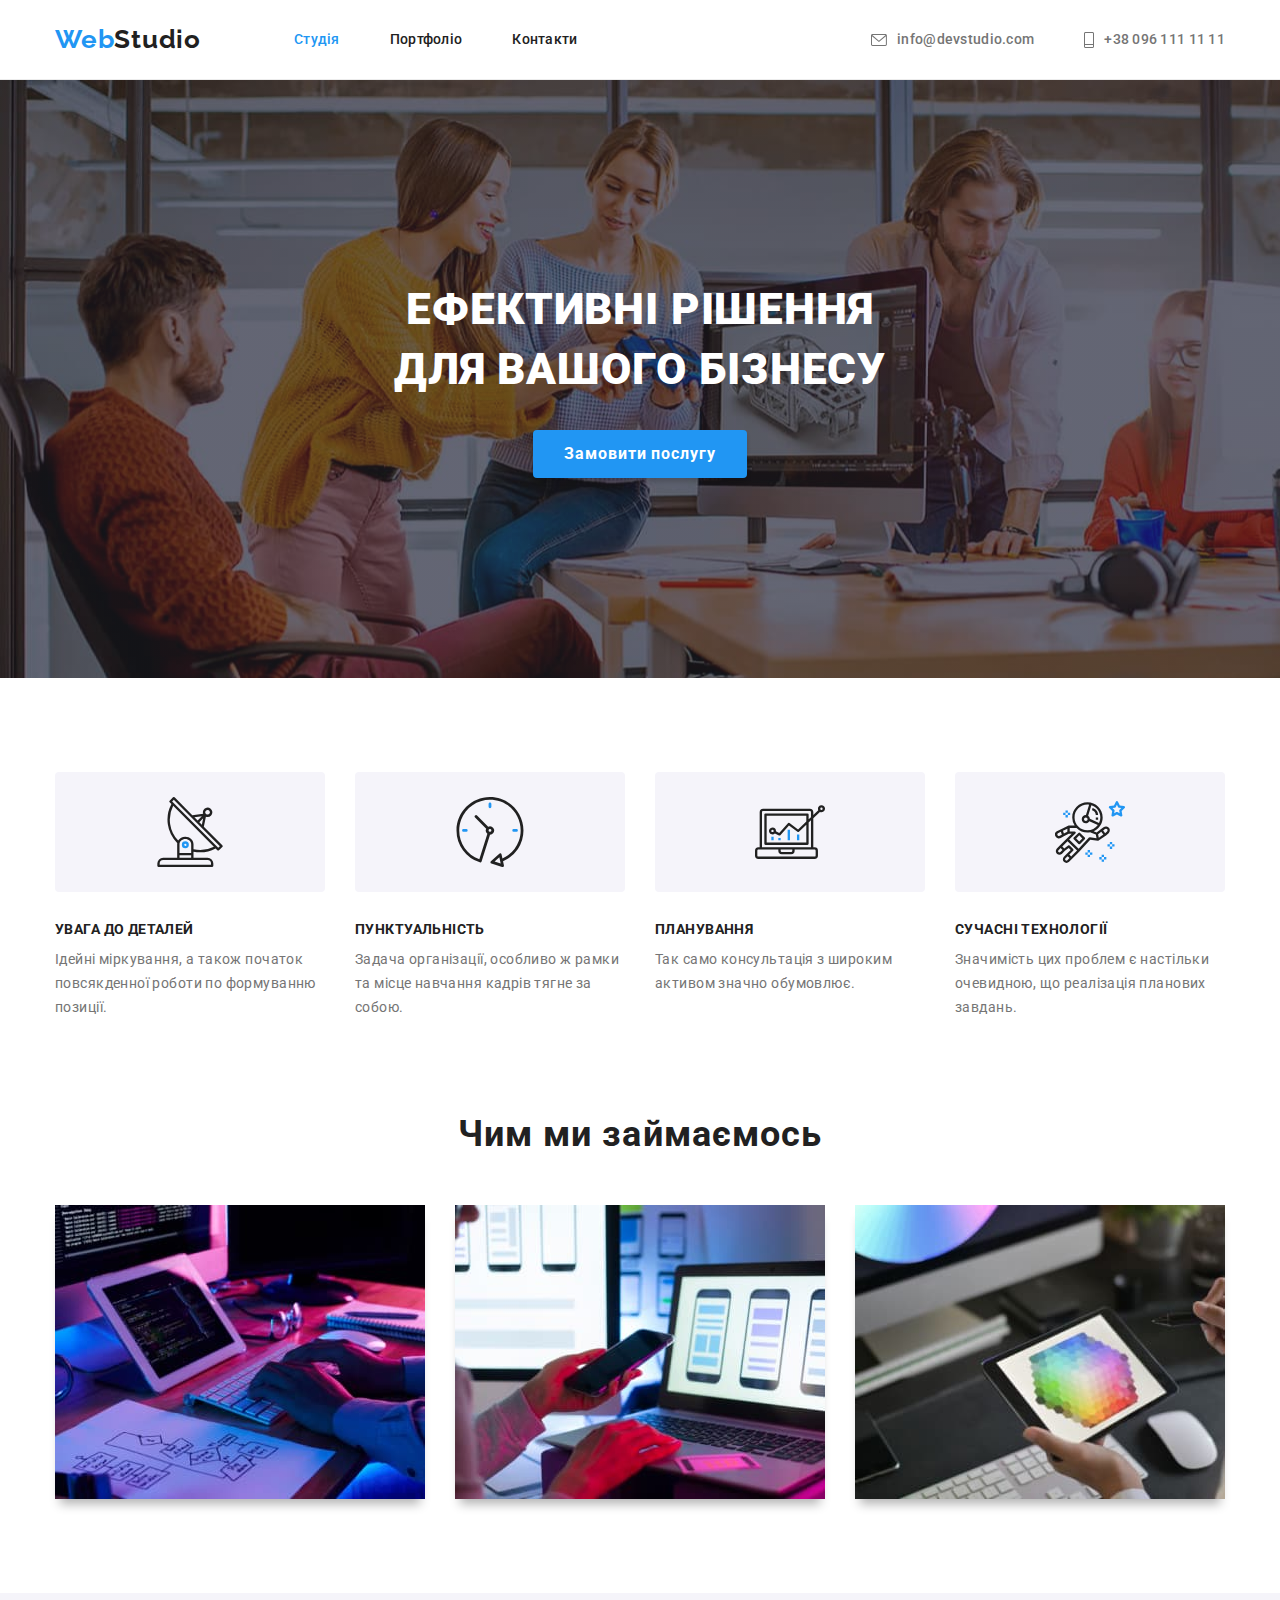
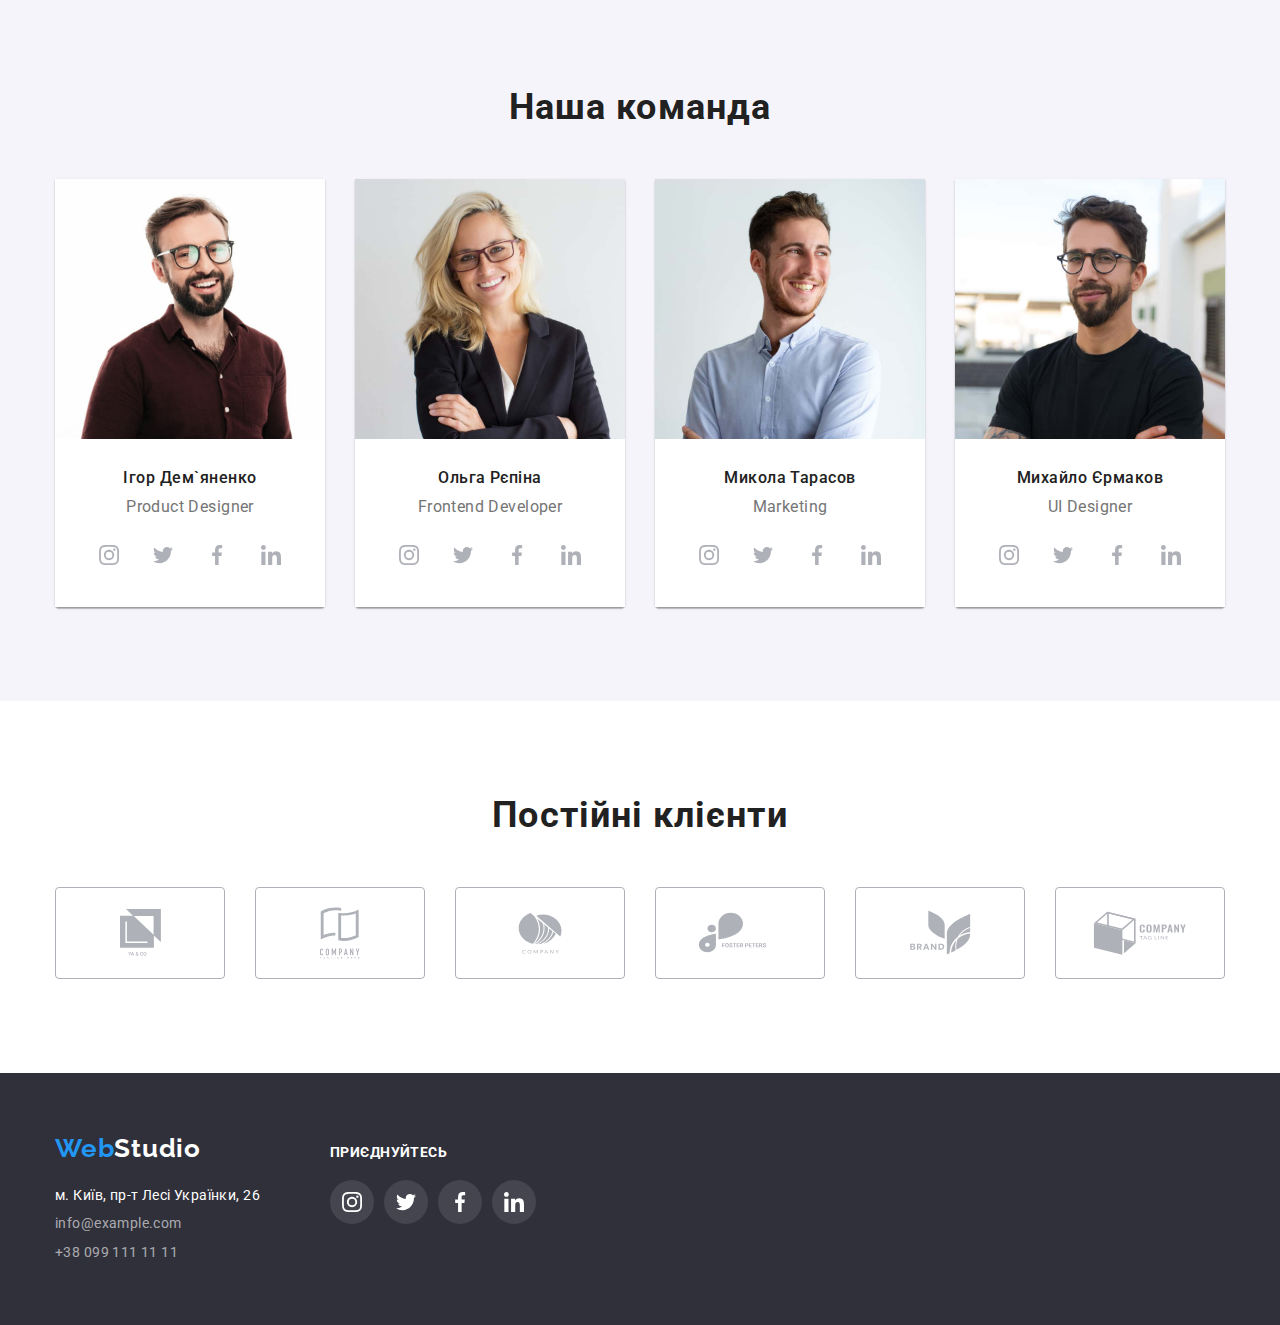
<file: index.html>
<!DOCTYPE html>
<html lang="uk">
  <head>
    <meta charset="UTF-8" />
    <meta http-equiv="X-UA-Compatible" content="IE=edge" />
    <meta name="viewport" content="width=device-width, initial-scale=1.0" />
    <title>&#128583; HomeWork</title>
    <link
      href="https://fonts.googleapis.com/css2?family=Raleway:wght@700&family=Roboto:wght@400;500;700;900&display=swap"
      rel="stylesheet"
    />
    <!-- Спочатку нормалізатор -->
    <link
      rel="stylesheet"
      href="https://cdnjs.cloudflare.com/ajax/libs/modern-normalize/1.0.0/modern-normalize.min.css"
    />
    <!-- Потім ваші стилі -->
    <link rel="stylesheet" href="./css/styles.css" />
  </head>
  <body>
    <!-- <div class="container"> -->
    <header class="page-header">
      <div class="container header-flex">
        <!-- navigation -->
        <nav class="nav-flex">
          <a lang="en" class="header logo link" href="/"
            ><span class="logo-acent">Web</span>Studio</a
          >
          <ul class="site-nav list">
            <li class="list-item"><a class="link current" href="./index.html">Студія</a></li>
            <li class="list-item"><a class="link" href="./portfolio.html">Портфоліо</a></li>
            <li class="list-item"><a class="link" href="">Контакти</a></li>
          </ul>
        </nav>
        <!-- contacts -->
        <ul class="header-contacts list">
          <li class="list-item">
            <a class="header-contacts link" href="mailto:info@devstudio.com">
              <svg class="icon-contact" width="16" height="12">
                <use href="./images/icon-sprite-compress.svg#icon-email"></use>
              </svg>
              info@devstudio.com</a
            >
          </li>
          <li class="list-item">
            <a class="header-contacts link" href="tel:+380961111111">
              <svg class="icon-contact" width="10" height="16">
                <use href="./images/icon-sprite-compress.svg#icon-tel"></use>
              </svg>
              +38 096 111 11 11</a
            >
          </li>
        </ul>
      </div>
    </header>
    <main>
      <!--Hero section-->
      <section class="hero">
        <div class="container">
          <h1 class="hero-title">ЕФЕКТИВНІ РІШЕННЯ ДЛЯ ВАШОГО БІЗНЕСУ</h1>
          <button class="button primary" type="button">Замовити послугу</button>
        </div>
      </section>
      <!-- our benefits -->
      <section class="section benefits">
        <div class="container">
          <h2 class="visually-hidden">НАШІ ПЕРЕВАГИ</h2>
          <ul class="benefits list">
            <li class="benefits-item">
              <div class="picture">
                <svg class="details" width="70" height="70">
                  <use href="./images/icon-sprite-compress.svg#icon-antenna" />
                </svg>
              </div>
              <h3 class="benefits-title">УВАГА ДО ДЕТАЛЕЙ</h3>
              <p>Ідейні міркування, а також початок повсякденної роботи по формуванню позиції.</p>
            </li>
            <li class="benefits-item">
              <div class="picture">
                <svg class="punctuality" width="70" height="70">
                  <use href="./images/icon-sprite-compress.svg#icon-clock" />
                </svg>
              </div>
              <h3 class="benefits-title">ПУНКТУАЛЬНІСТЬ</h3>
              <p>Задача організації, особливо ж рамки та місце навчання кадрів тягне за собою.</p>
            </li>
            <li class="benefits-item">
              <div class="picture">
                <svg class="planing" width="70" height="70">
                  <use href="./images/icon-sprite-compress.svg#icon-diagram" />
                </svg>
              </div>
              <h3 class="benefits-title">ПЛАНУВАННЯ</h3>
              <p>Так само консультація з широким активом значно обумовлює.</p>
            </li>
            <li class="benefits-item">
              <div class="picture">
                <svg class="technology" width="70" height="70">
                  <use href="./images/icon-sprite-compress.svg#icon-astronaut" />
                </svg>
              </div>
              <h3 class="benefits-title">СУЧАСНІ ТЕХНОЛОГІЇ</h3>
              <p>Значимість цих проблем є настільки очевидною, що реалізація планових завдань.</p>
            </li>
          </ul>
        </div>
      </section>
      <!-- our specialization -->
      <section class="section">
        <div class="container">
          <h2 class="section-title">Чим ми займаємось</h2>
          <ul class="specialization list">
            <li class="specialization-item">
              <img
                class="img-block"
                src="./images/squoosh_img1.jpg"
                alt="розробляємо веб додатки"
                width="370"
              />
            </li>
            <li class="specialization-item">
              <img
                class="img-block"
                src="./images/squoosh_img2.jpg"
                alt="розробляємо мобільні додатки"
                width="370"
              />
            </li>
            <li class="specialization-item">
              <img
                class="img-block"
                src="./images/squoosh_img3.jpg"
                alt="стилізуємо наші розробки"
                width="370"
              />
            </li>
          </ul>
        </div>
      </section>
      <!-- our company -->
      <section class="section section-company">
        <div class="container">
          <h2 class="section-title">Наша команда</h2>
          <ul class="members list">
            <li class="members-item">
              <img
                class="img-block"
                src="./images/squoosh_portret1.jpg"
                alt="Ігор Дем`яненко"
                width="270"
              />
              <div class="member-text">
                <h3 class="members-title">Ігор Дем`яненко</h3>
                <p class="member-position" lang="en">Product Designer</p>
                <ul class="social-list list">
                  <li class="social-item">
                    <a class="social-href" href="">
                      <svg class="social-icon" width="20" height="20">
                        <use href="./images/icon-sprite-compress.svg#icon-instagram" />
                      </svg>
                    </a>
                  </li>
                  <li class="social-item">
                    <a class="social-href" href="">
                      <svg class="social-icon" width="20" height="20">
                        <use href="./images/icon-sprite-compress.svg#icon-twitter" />
                      </svg>
                    </a>
                  </li>
                  <li class="social-item">
                    <a class="social-href" href="">
                      <svg class="social-icon" width="20" height="20">
                        <use href="./images/icon-sprite-compress.svg#icon-facebook" />
                      </svg>
                    </a>
                  </li>
                  <li class="social-item">
                    <a class="social-href" href="">
                      <svg class="social-icon" width="20" height="20">
                        <use href="./images/icon-sprite-compress.svg#icon-linkedin" />
                      </svg>
                    </a>
                  </li>
                </ul>
              </div>
            </li>
            <li class="members-item">
              <img
                class="img-block"
                src="./images/squoosh_portret2.jpg"
                alt="Ольга Рєпіна"
                width="270"
              />
              <div class="member-text">
                <h3 class="members-title">Ольга Рєпіна</h3>
                <p class="member-position" lang="en">Frontend Developer</p>
                <ul class="social-list list">
                  <li class="social-item">
                    <a class="social-href" href="">
                      <svg class="social-icon" width="20" height="20">
                        <use href="./images/icon-sprite-compress.svg#icon-instagram" />
                      </svg>
                    </a>
                  </li>
                  <li class="social-item">
                    <a class="social-href" href="">
                      <svg class="social-icon" width="20" height="20">
                        <use href="./images/icon-sprite-compress.svg#icon-twitter" />
                      </svg>
                    </a>
                  </li>
                  <li class="social-item">
                    <a class="social-href" href="">
                      <svg class="social-icon" width="20" height="20">
                        <use href="./images/icon-sprite-compress.svg#icon-facebook" />
                      </svg>
                    </a>
                  </li>
                  <li class="social-item">
                    <a class="social-href" href="">
                      <svg class="social-icon" width="20" height="20">
                        <use href="./images/icon-sprite-compress.svg#icon-linkedin" />
                      </svg>
                    </a>
                  </li>
                </ul>
              </div>
            </li>
            <li class="members-item">
              <img
                class="img-block"
                src="./images/squoosh_portret3.jpg"
                alt="Микола Тарасов"
                width="270"
              />
              <div class="member-text">
                <h3 class="members-title">Микола Тарасов</h3>
                <p class="member-position" lang="en">Marketing</p>
                <ul class="social-list list">
                  <li class="social-item">
                    <a class="social-href" href="">
                      <svg class="social-icon" width="20" height="20">
                        <use href="./images/icon-sprite-compress.svg#icon-instagram" />
                      </svg>
                    </a>
                  </li>
                  <li class="social-item">
                    <a class="social-href" href="">
                      <svg class="social-icon" width="20" height="20">
                        <use href="./images/icon-sprite-compress.svg#icon-twitter" />
                      </svg>
                    </a>
                  </li>
                  <li class="social-item">
                    <a class="social-href" href="">
                      <svg class="social-icon" width="20" height="20">
                        <use href="./images/icon-sprite-compress.svg#icon-facebook" />
                      </svg>
                    </a>
                  </li>
                  <li class="social-item">
                    <a class="social-href" href="">
                      <svg class="social-icon" width="20" height="20">
                        <use href="./images/icon-sprite-compress.svg#icon-linkedin" />
                      </svg>
                    </a>
                  </li>
                </ul>
              </div>
            </li>
            <li class="members-item">
              <img
                class="img-block"
                src="./images/squoosh_portret4.jpg"
                alt="Михайло Єрмаков"
                width="270"
              />
              <div class="member-text">
                <h3 class="members-title">Михайло Єрмаков</h3>
                <p class="member-position" lang="en">UI Designer</p>
                <ul class="social-list list">
                  <li class="social-item">
                    <a class="social-href" href="">
                      <svg class="social-icon" width="20" height="20">
                        <use href="./images/icon-sprite-compress.svg#icon-instagram" />
                      </svg>
                    </a>
                  </li>
                  <li class="social-item">
                    <a class="social-href" href="">
                      <svg class="social-icon" width="20" height="20">
                        <use href="./images/icon-sprite-compress.svg#icon-twitter" />
                      </svg>
                    </a>
                  </li>
                  <li class="social-item">
                    <a class="social-href" href="">
                      <svg class="social-icon" width="20" height="20">
                        <use href="./images/icon-sprite-compress.svg#icon-facebook" />
                      </svg>
                    </a>
                  </li>
                  <li class="social-item">
                    <a class="social-href" href="">
                      <svg class="social-icon" width="20" height="20">
                        <use href="./images/icon-sprite-compress.svg#icon-linkedin" />
                      </svg>
                    </a>
                  </li>
                </ul>
              </div>
            </li>
          </ul>
        </div>
      </section>
      <!-- permanent client -->
      <section class="section permanent-client">
        <div class="container">
          <h2 class="section-title">Постійні клієнти</h2>
          <ul class="permanent list">
            <li class="permanent-item">
              <a href="" class="permanent-href">
                <svg class="permanent-icon" width="41" height="47">
                  <use href="./images/icon-sprite-compress.svg#icon-client1"></use>
                </svg>
              </a>
            </li>
            <li class="permanent-item">
              <a href="" class="permanent-href">
                <svg class="permanent-icon" width="40" height="52">
                  <use href="./images/icon-sprite-compress.svg#icon-client2"></use>
                </svg>
              </a>
            </li>
            <li class="permanent-item">
              <a href="" class="permanent-href">
                <svg class="permanent-icon" width="44" height="42">
                  <use href="./images/icon-sprite-compress.svg#icon-client3"></use>
                </svg>
              </a>
            </li>
            <li class="permanent-item">
              <a href="" class="permanent-href">
                <svg class="permanent-icon" width="85" height="41">
                  <use href="./images/icon-sprite-compress.svg#icon-client4"></use>
                </svg>
              </a>
            </li>
            <li class="permanent-item">
              <a href="" class="permanent-href">
                <svg class="permanent-icon" width="63" height="45">
                  <use href="./images/icon-sprite-compress.svg#icon-client5"></use>
                </svg>
              </a>
            </li>
            <li class="permanent-item">
              <a href="" class="permanent-href">
                <svg class="permanent-icon" width="94" height="44">
                  <use href="./images/icon-sprite-compress.svg#icon-client6"></use>
                </svg>
              </a>
            </li>
          </ul>
        </div>
      </section>
    </main>
    <footer class="footer">
      <div class="container footer-flex">
        <div class="ff-item">
          <a lang="en" class="footer logo link" href="/"
            ><span class="logo-acent">Web</span>Studio</a
          >
          <address>
            <ul class="footer-contacts list">
              <li class="footer-contact-item">
                <a
                  class="footer-adress link"
                  href="https://goo.gl/maps/kmzWkeFPWZeqgjE26"
                  target="_blank"
                  rel="noopener noreferrer"
                >
                  м. Київ, пр-т Лесі Українки, 26
                </a>
              </li>
              <li class="footer-contact-item">
                <a class="footer-contact link" href="mailto:info@example.com" lang="en"
                  >info@example.com</a
                >
              </li>
              <li class="footer-contact-item">
                <a class="footer-contact link" href="tel:+380991111111">+38 099 111 11 11</a>
              </li>
            </ul>
          </address>
        </div>
        <div class="ff-item social">
          <h3 class="social-title">приєднуйтесь</h3>
          <ul class="social-list list">
            <li class="social-item">
              <a href="" class="social-href">
                <svg class="social-icon" width="20" height="20">
                  <use href="./images/icon-sprite-compress.svg#icon-instagram" />
                </svg>
              </a>
            </li>
            <li class="social-item">
              <a href="" class="social-href">
                <svg class="social-icon" width="20" height="20">
                  <use href="./images/icon-sprite-compress.svg#icon-twitter" />
                </svg>
              </a>
            </li>
            <li class="social-item">
              <a href="" class="social-href">
                <svg class="social-icon" width="20" height="20">
                  <use href="./images/icon-sprite-compress.svg#icon-facebook" />
                </svg>
              </a>
            </li>
            <li class="social-item">
              <a href="" class="social-href">
                <svg class="social-icon" width="20" height="20">
                  <use href="./images/icon-sprite-compress.svg#icon-linkedin" />
                </svg>
              </a>
            </li>
          </ul>
        </div>
      </div>
    </footer>
  </body>
</html>
</file>
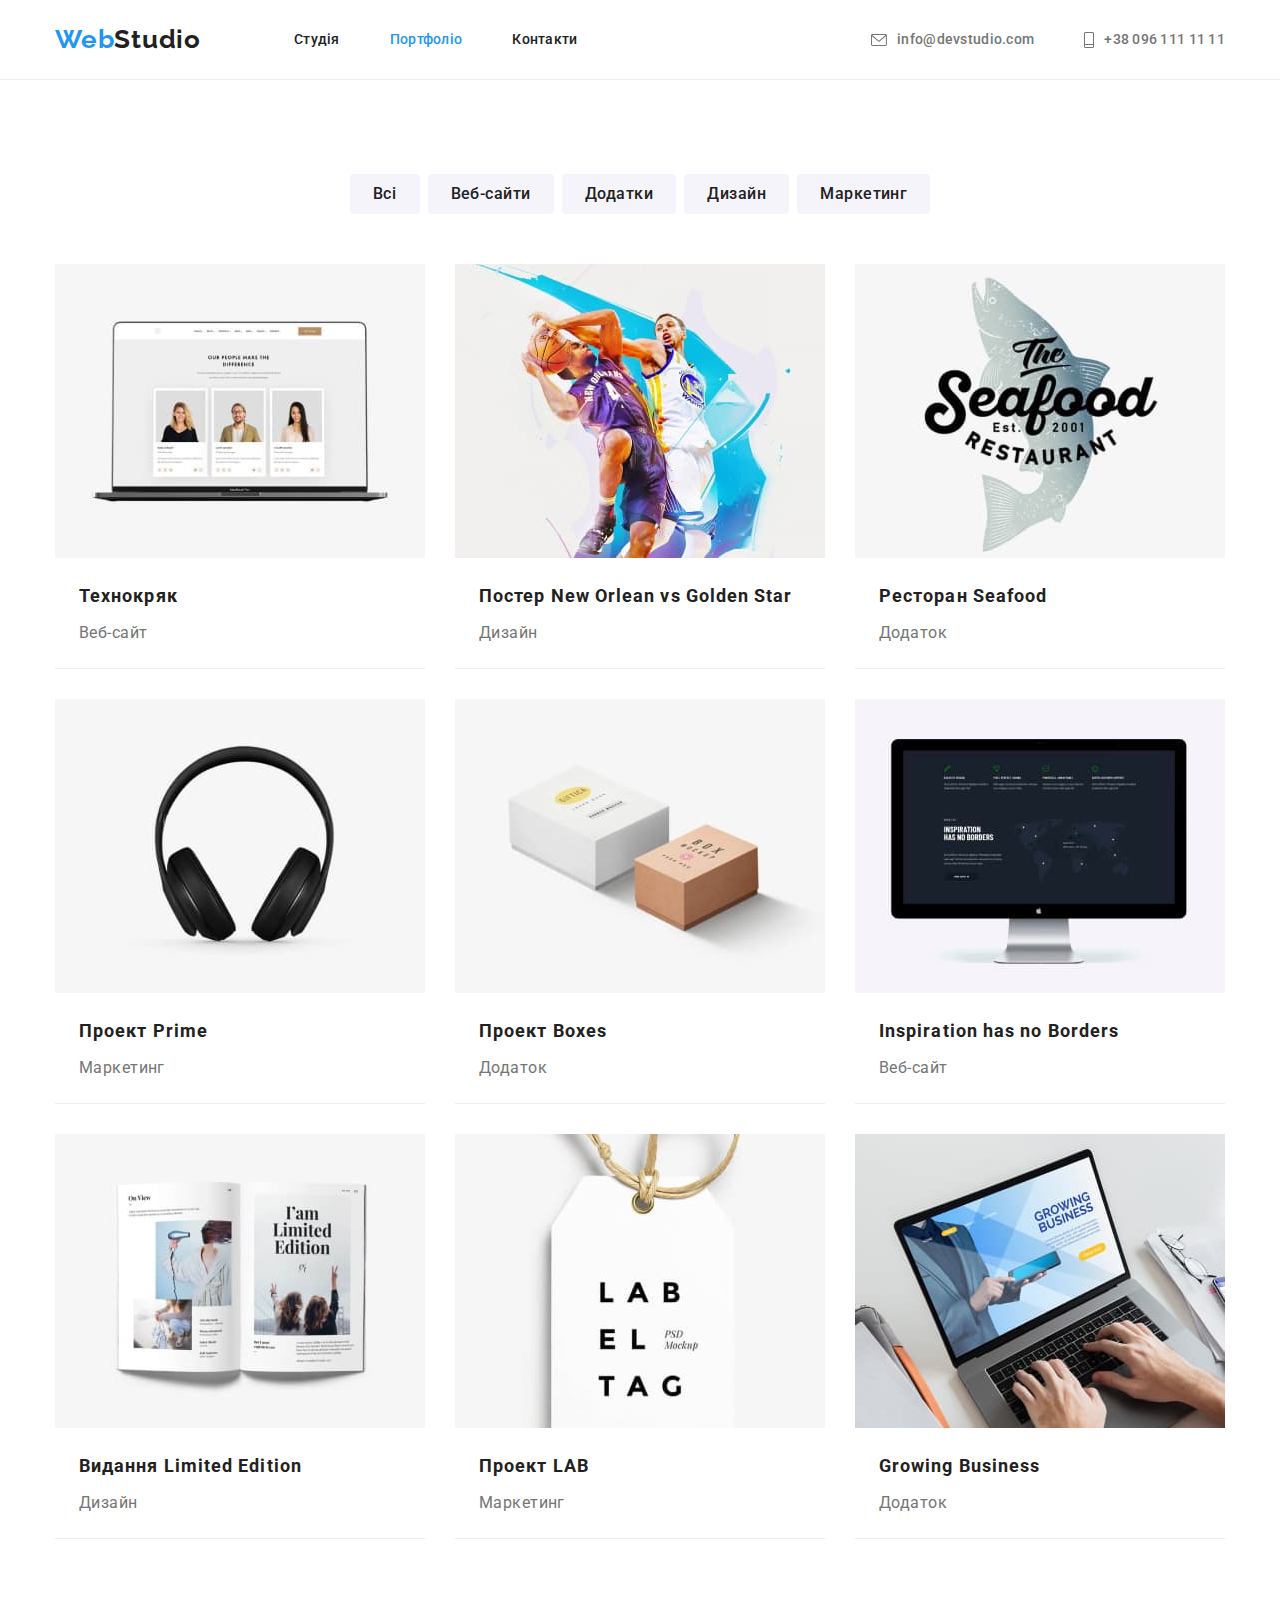
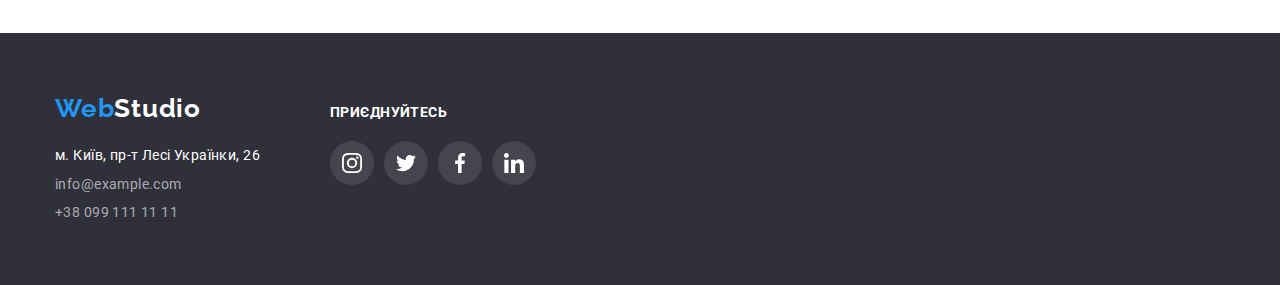
<file: portfolio.html>
<!DOCTYPE html>
<html lang="uk">
  <head>
    <meta charset="UTF-8" />
    <meta http-equiv="X-UA-Compatible" content="IE=edge" />
    <meta name="viewport" content="width=device-width, initial-scale=1.0" />
    <title>&#128583; HomeWork</title>
    <link
      href="https://fonts.googleapis.com/css2?family=Raleway:wght@700&family=Roboto:wght@400;500;700;900&display=swap"
      rel="stylesheet"
    />
    <!-- Спочатку нормалізатор -->
    <link
      rel="stylesheet"
      href="https://cdnjs.cloudflare.com/ajax/libs/modern-normalize/1.0.0/modern-normalize.min.css"
    />
    <!-- Потім ваші стилі -->
    <link rel="stylesheet" href="./css/styles.css" />
  </head>
  <body class="body">
    <header class="page-header">
      <div class="container header-flex">
        <!-- navigation -->
        <nav class="nav-flex">
          <a lang="en" class="header logo link" href="/"
            ><span class="logo-acent">Web</span>Studio</a
          >
          <ul class="site-nav list">
            <li class="list-item"><a class="link" href="./index.html">Студія</a></li>
            <li class="list-item"><a class="link current" href="./portfolio.html">Портфоліо</a></li>
            <li class="list-item"><a class="link" href="">Контакти</a></li>
          </ul>
        </nav>
        <!-- contacts -->
        <ul class="header-contacts list">
          <li class="list-item">
            <a class="header-contacts link" href="mailto:info@devstudio.com">
              <svg class="icon-contact" width="16" height="12">
                <use href="./images/icon-sprite-compress.svg#icon-email"></use>
              </svg>
              info@devstudio.com</a
            >
          </li>
          <li class="list-item">
            <a class="header-contacts link" href="tel:+380961111111">
              <svg class="icon-contact" width="10" height="16">
                <use href="./images/icon-sprite-compress.svg#icon-tel"></use>
              </svg>
              +38 096 111 11 11</a
            >
          </li>
        </ul>
      </div>
    </header>
    <main>
      <!-- works galery -->
      <section class="section">
        <div class="container">
          <h2 class="section-title visually-hidden">Галерея робіт</h2>
          <ul class="secondary-button list">
            <li class="filter-item">
              <button class="button secondary" type="button">Всі</button>
            </li>
            <li class="filter-item">
              <button class="button secondary" type="button">Веб-сайти</button>
            </li>
            <li class="filter-item">
              <button class="button secondary" type="button">Додатки</button>
            </li>
            <li class="filter-item">
              <button class="button secondary" type="button">Дизайн</button>
            </li>
            <li class="filter-item">
              <button class="button secondary" type="button">Маркетинг</button>
            </li>
          </ul>
          <ul class="gallery list">
            <li class="gallery-item">
              <a href="" class="gallery link">
                <img
                  class="img-block"
                  src="./images/squoosh_portfolio1.jpg"
                  alt="Веб-сайт Технокряк"
                  width="370"
                />
                <div class="gallery-text">
                  <h3 class="gallery-title">Технокряк</h3>
                  <p class="gallery-business">Веб-сайт</p>
                </div>
              </a>
            </li>
            <li class="gallery-item">
              <a href="" class="gallery link">
                <img
                  class="img-block"
                  src="./images/squoosh_portfolio2.jpg"
                  alt="Дизайн постер New Orlean vs Golden Star"
                  width="370"
                />
                <div class="gallery-text">
                  <h3 class="gallery-title">Постер New Orlean vs Golden Star</h3>
                  <p class="gallery-business">Дизайн</p>
                </div>
              </a>
            </li>
            <li class="gallery-item">
              <a href="" class="gallery link">
                <img
                  class="img-block"
                  src="./images/squoosh_portfolio3.jpg"
                  alt="Додаток ресторан Seafood"
                  width="370"
                />
                <div class="gallery-text">
                  <h3 class="gallery-title">Ресторан Seafood</h3>
                  <p class="gallery-business">Додаток</p>
                </div>
              </a>
            </li>
            <li class="gallery-item">
              <a href="" class="gallery link">
                <img
                  class="img-block"
                  src="./images/squoosh_portfolio4.jpg"
                  alt="Маркетинг проект Prime"
                  width="370"
                />
                <div class="gallery-text">
                  <h3 class="gallery-title">Проект Prime</h3>
                  <p class="gallery-business">Маркетинг</p>
                </div>
              </a>
            </li>
            <li class="gallery-item">
              <a href="" class="gallery link">
                <img
                  class="img-block"
                  src="./images/squoosh_portfolio5.jpg"
                  alt="Додаток проект Boxes"
                  width="370"
                />
                <div class="gallery-text">
                  <h3 class="gallery-title">Проект Boxes</h3>
                  <p class="gallery-business">Додаток</p>
                </div>
              </a>
            </li>
            <li class="gallery-item">
              <a href="" class="gallery link">
                <img
                  class="img-block"
                  src="./images/squoosh_portfolio6.jpg"
                  alt="Веб-сайт Inspiration has no Borders"
                  width="370"
                />
                <div class="gallery-text">
                  <h3 class="gallery-title">Inspiration has no Borders</h3>
                  <p class="gallery-business">Веб-сайт</p>
                </div>
              </a>
            </li>
            <li class="gallery-item">
              <a href="" class="gallery link">
                <img
                  class="img-block"
                  src="./images/squoosh_portfolio7.jpg"
                  alt="Дизайн видання Limited Edition"
                  width="370"
                />
                <div class="gallery-text">
                  <h3 class="gallery-title">Видання Limited Edition</h3>
                  <p class="gallery-business">Дизайн</p>
                </div>
              </a>
            </li>
            <li class="gallery-item">
              <a href="" class="gallery link">
                <img
                  class="img-block"
                  src="./images/squoosh_portfolio8.jpg"
                  alt="Маркетинг проект LAB"
                  width="370"
                />
                <div class="gallery-text">
                  <h3 class="gallery-title">Проект LAB</h3>
                  <p class="gallery-business">Маркетинг</p>
                </div>
              </a>
            </li>
            <li class="gallery-item">
              <a href="" class="gallery link">
                <img
                  class="img-block"
                  src="./images/squoosh_portfolio9.jpg"
                  alt="Додаток Growing Business"
                  width="370"
                />
                <div class="gallery-text">
                  <h3 class="gallery-title">Growing Business</h3>
                  <p class="gallery-business">Додаток</p>
                </div>
              </a>
            </li>
          </ul>
        </div>
      </section>
    </main>
    <footer class="footer">
      <div class="container footer-flex">
        <div class="ff-item">
          <a lang="en" class="footer logo link" href="/"
            ><span class="logo-acent">Web</span>Studio</a
          >
          <address>
            <ul class="footer-contacts list">
              <li class="footer-contact-item">
                <a
                  class="footer-adress link"
                  href="https://goo.gl/maps/kmzWkeFPWZeqgjE26"
                  target="_blank"
                  rel="noopener noreferrer"
                >
                  м. Київ, пр-т Лесі Українки, 26
                </a>
              </li>
              <li class="footer-contact-item">
                <a class="footer-contact link" href="mailto:info@example.com" lang="en"
                  >info@example.com</a
                >
              </li>
              <li class="footer-contact-item">
                <a class="footer-contact link" href="tel:+380991111111">+38 099 111 11 11</a>
              </li>
            </ul>
          </address>
        </div>
        <div class="ff-item social">
          <h3 class="social-title">приєднуйтесь</h3>
          <ul class="social-list list">
            <li class="social-item">
              <a href="" class="social-href">
                <svg class="social-icon" width="20" height="20">
                  <use href="./images/icon-sprite-compress.svg#icon-instagram" />
                </svg>
              </a>
            </li>
            <li class="social-item">
              <a href="" class="social-href">
                <svg class="social-icon" width="20" height="20">
                  <use href="./images/icon-sprite-compress.svg#icon-twitter" />
                </svg>
              </a>
            </li>
            <li class="social-item">
              <a href="" class="social-href">
                <svg class="social-icon" width="20" height="20">
                  <use href="./images/icon-sprite-compress.svg#icon-facebook" />
                </svg>
              </a>
            </li>
            <li class="social-item">
              <a href="" class="social-href">
                <svg class="social-icon" width="20" height="20">
                  <use href="./images/icon-sprite-compress.svg#icon-linkedin" />
                </svg>
              </a>
            </li>
          </ul>
        </div>
      </div>
    </footer>
  </body>
</html>
</file>
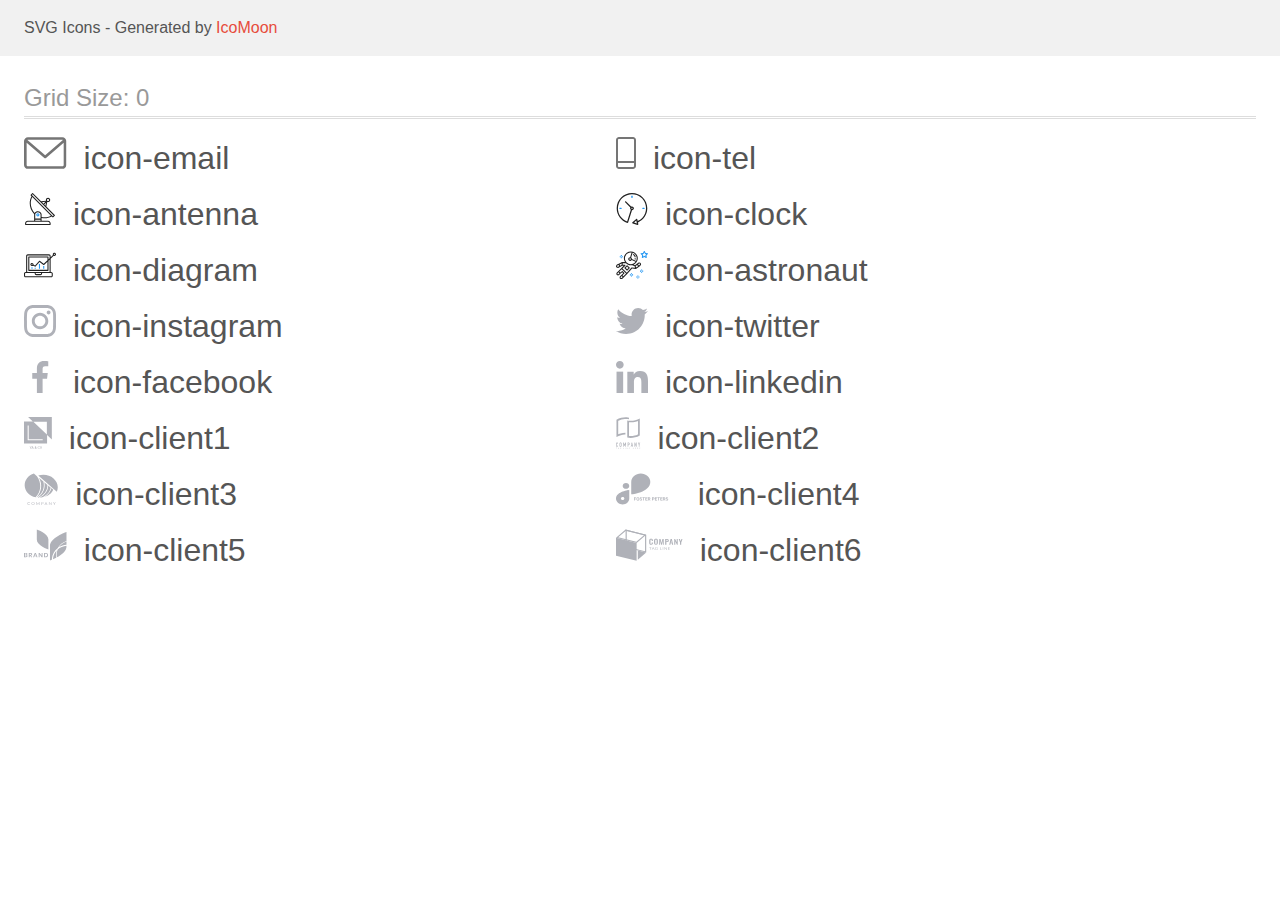
<file: images/svg/icomoon/demo.html>
<!doctype html>
<html>
<head>
    <title>IcoMoon - SVG Icons</title>
    <meta charset="utf-8">
    <meta name="viewport" content="width=device-width, initial-scale=1">
    <link rel="stylesheet" href="demo-files/demo.css">
    <link rel="stylesheet" href="style.css">
</head>
<body>
<svg aria-hidden="true" style="position: absolute; width: 0; height: 0; overflow: hidden;" version="1.1" xmlns="http://www.w3.org/2000/svg" xmlns:xlink="http://www.w3.org/1999/xlink">
<defs>
<symbol id="icon-email" viewBox="0 0 43 32">
<path fill="#757575" style="fill: var(--color1, #757575)" d="M38.667 0h-34.667c-2.206 0-4 1.794-4 4v24c0 2.206 1.794 4 4 4h34.667c2.206 0 4-1.794 4-4v-24c0-2.206-1.794-4-4-4v0zM38.667 2.667c0.181 0 0.353 0.038 0.511 0.103l-17.844 15.466-17.844-15.466c0.158-0.066 0.33-0.103 0.511-0.103h34.667zM38.667 29.333h-34.667c-0.736 0-1.333-0.598-1.333-1.333v-22.413l17.793 15.421c0.251 0.217 0.563 0.326 0.874 0.326s0.622-0.108 0.874-0.326l17.793-15.421v22.413c0 0.736-0.598 1.333-1.333 1.333v0z"></path>
</symbol>
<symbol id="icon-tel" viewBox="0 0 20 32">
<path fill="#757575" style="fill: var(--color1, #757575)" d="M17 0h-14c-1.654 0-3 1.346-3 3v26c0 1.654 1.346 3 3 3h14c1.654 0 3-1.346 3-3v-26c0-1.654-1.346-3-3-3zM3 2h14c0.552 0 1 0.448 1 1v21h-16v-21c0-0.552 0.448-1 1-1zM17 30h-14c-0.552 0-1-0.448-1-1v-3h16v3c0 0.552-0.448 1-1 1z"></path>
</symbol>
<symbol id="icon-antenna" viewBox="0 0 32 32">
<path fill="#212121" style="fill: var(--color2, #212121)" d="M30.773 22.098l-8.443-8.505 0.937-4.615c0.242 0.094 0.499 0.144 0.758 0.146h0.006c1.192 0.014 2.17-0.941 2.184-2.133s-0.941-2.17-2.133-2.184c-1.192-0.014-2.17 0.941-2.184 2.133-0.003 0.255 0.039 0.509 0.125 0.749l-4.96 0.605-8.091-8.133c-0.099-0.101-0.235-0.159-0.377-0.16-0.14 0.001-0.274 0.056-0.373 0.155l-1.513 1.504c-0.208 0.208-0.208 0.546 0 0.754l0.814 0.826c-3.153 5.798-2.129 12.978 2.519 17.663 0.043 0.041 0.092 0.074 0.146 0.098-0.034 0.18-0.051 0.364-0.052 0.547v6.187h-6.4c-1.472 0.002-2.665 1.195-2.667 2.667v1.067c0 0.295 0.239 0.533 0.533 0.533h24.533c0.295 0 0.533-0.239 0.533-0.533v-1.067c-0.002-1.472-1.195-2.665-2.667-2.667h-6.4v-2.742c1.003 0.21 2.024 0.317 3.049 0.32 2.458-0.003 4.877-0.615 7.040-1.783l0.818 0.823c0.099 0.101 0.235 0.159 0.377 0.16 0.14-0.001 0.274-0.056 0.373-0.155l1.513-1.504c0.208-0.208 0.208-0.546 0-0.754zM23.28 6.233c0.418-0.415 1.093-0.414 1.508 0.004s0.414 1.093-0.004 1.508c-0.2 0.199-0.47 0.31-0.752 0.31h-0.003c-0.589-0.003-1.064-0.483-1.061-1.072 0.002-0.282 0.115-0.552 0.314-0.751h-0.002zM22.024 9.738l-0.598 2.946-1.175-1.182 1.774-1.763zM21.419 8.836l-1.92 1.909-1.485-1.493 3.405-0.415zM24.004 28.8c0.884 0 1.6 0.716 1.6 1.6v0.533h-23.467v-0.533c0-0.884 0.716-1.6 1.6-1.6h20.267zM16.537 26.667v1.067h-5.333v-1.067h5.333zM11.204 25.6v-4.053c0-1.294 1.196-2.347 2.667-2.347s2.667 1.053 2.667 2.347v4.053h-5.333zM17.604 23.904v-2.357c0-1.882-1.675-3.413-3.733-3.413-1.331-0.020-2.576 0.657-3.281 1.786-4.058-4.274-4.971-10.645-2.279-15.887l18.602 18.708c-2.872 1.461-6.165 1.873-9.309 1.163zM28.893 23.22l-21.057-21.181 0.755-0.752 7.935 7.98c0.004 0 0.006 0.007 0.010 0.010l13.115 13.191-0.757 0.752z"></path>
<path fill="#2196f3" style="fill: var(--color3, #2196f3)" d="M13.876 20.267h-0.005c-0.884-0.001-1.601 0.714-1.602 1.598s0.714 1.601 1.598 1.602h0.005c0.884 0.001 1.601-0.714 1.602-1.598s-0.714-1.601-1.598-1.602zM14.249 22.245c-0.1 0.1-0.236 0.156-0.378 0.155-0.295-0.002-0.532-0.242-0.531-0.536 0.001-0.141 0.057-0.276 0.157-0.375s0.233-0.154 0.373-0.155c0.295 0.002 0.532 0.241 0.53 0.536-0.001 0.141-0.057 0.276-0.157 0.375h0.005z"></path>
</symbol>
<symbol id="icon-clock" viewBox="0 0 32 32">
<path fill="#212121" style="fill: var(--color2, #212121)" d="M31.297 15.301c-0.002-8.452-6.855-15.303-15.308-15.301s-15.303 6.855-15.301 15.308c0.001 6.658 4.307 12.551 10.649 14.576 0.061 0.019 0.124 0.029 0.187 0.029 0.121-0 0.239-0.032 0.342-0.094 0.135-0.080 0.236-0.207 0.283-0.356l3.865-12.25c1.057-0.005 1.909-0.866 1.903-1.923s-0.866-1.909-1.923-1.903c-0.284 0.001-0.565 0.067-0.82 0.191l-5.106-5.107c-0.253-0.245-0.657-0.238-0.902 0.016-0.239 0.247-0.239 0.639 0 0.886l5.103 5.109c-0.392 0.799-0.168 1.764 0.536 2.309l-3.683 11.673c-7.278-2.681-11.004-10.754-8.323-18.032s10.754-11.004 18.032-8.323 11.004 10.754 8.323 18.032c-1.31 3.556-4.001 6.431-7.462 7.973l-0.398-1.874c-0.073-0.344-0.411-0.565-0.756-0.492-0.109 0.023-0.209 0.074-0.292 0.148l-3.837 3.426c-0.263 0.234-0.287 0.637-0.052 0.9 0.076 0.085 0.174 0.149 0.283 0.184l4.899 1.563c0.335 0.108 0.694-0.077 0.802-0.412 0.034-0.106 0.040-0.219 0.017-0.328l-0.391-1.839c5.664-2.388 9.342-7.942 9.329-14.089v0zM15.992 14.664c0.352 0 0.638 0.286 0.638 0.638s-0.286 0.638-0.638 0.638c-0.352 0-0.638-0.285-0.638-0.638s0.285-0.638 0.638-0.638zM18.093 29.528l2.184-1.948 0.603 2.84-2.787-0.892z"></path>
<path fill="#2196f3" style="fill: var(--color3, #2196f3)" d="M15.354 3.185v1.275c0 0.352 0.285 0.638 0.638 0.638s0.638-0.285 0.638-0.638v-1.275c0-0.352-0.286-0.638-0.638-0.638s-0.638 0.286-0.638 0.638z"></path>
<path fill="#2196f3" style="fill: var(--color3, #2196f3)" d="M3.876 14.664c-0.352 0-0.638 0.286-0.638 0.638s0.285 0.638 0.638 0.638h1.275c0.352 0 0.638-0.285 0.638-0.638s-0.285-0.638-0.638-0.638h-1.275z"></path>
<path fill="#2196f3" style="fill: var(--color3, #2196f3)" d="M28.108 15.939c0.352 0 0.638-0.285 0.638-0.638s-0.285-0.638-0.638-0.638h-1.275c-0.352 0-0.638 0.286-0.638 0.638s0.286 0.638 0.638 0.638h1.275z"></path>
</symbol>
<symbol id="icon-diagram" viewBox="0 0 32 32">
<path fill="#2196f3" style="fill: var(--color3, #2196f3)" d="M14.926 14.965h1.066v4.798h-1.066v-4.797z"></path>
<path fill="#2196f3" style="fill: var(--color3, #2196f3)" d="M19.19 17.097h1.066v2.665h-1.066v-2.665z"></path>
<path fill="#2196f3" style="fill: var(--color3, #2196f3)" d="M10.661 18.696h1.066v1.066h-1.066v-1.066z"></path>
<path fill="#2196f3" style="fill: var(--color3, #2196f3)" d="M7.463 18.163h1.066v1.599h-1.066v-1.599z"></path>
<path fill="#212121" style="fill: var(--color2, #212121)" d="M1.599 28.291h25.587c0.883 0 1.599-0.716 1.599-1.599v-2.132c0-0.883-0.716-1.599-1.599-1.599h-0.533v-13.293l3.028-2.868c0.703 0.346 1.553 0.136 2.013-0.499s0.396-1.508-0.152-2.068-1.42-0.644-2.065-0.198c-0.644 0.446-0.873 1.292-0.542 2.002l-2.281 2.163v-1.23c0-0.883-0.716-1.599-1.599-1.599h-21.322c-0.883 0-1.599 0.716-1.599 1.599v15.992h-0.533c-0.883 0-1.599 0.716-1.599 1.599v2.132c0 0.883 0.716 1.599 1.599 1.599zM30.384 4.837c0.294 0 0.533 0.239 0.533 0.533s-0.239 0.533-0.533 0.533c-0.294 0-0.533-0.239-0.533-0.533s0.239-0.533 0.533-0.533zM3.198 6.969c0-0.294 0.239-0.533 0.533-0.533h21.322c0.294 0 0.533 0.239 0.533 0.533v2.239l-1.066 1.013v-2.186c0-0.294-0.239-0.533-0.533-0.533h-19.19c-0.294 0-0.533 0.239-0.533 0.533v13.326c0 0.294 0.239 0.533 0.533 0.533h19.19c0.294 0 0.533-0.239 0.533-0.533v-9.674l1.066-1.010v12.284h-22.388v-15.992zM7.996 13.899c-0.721-0.002-1.354 0.478-1.546 1.174s0.105 1.433 0.725 1.801c0.62 0.368 1.41 0.276 1.928-0.226l1.853 0.93c0.215 0.108 0.476 0.057 0.636-0.123l3.939-4.431 3.872 2.901c0.208 0.156 0.498 0.139 0.686-0.039l3.365-3.188v8.131h-18.124v-12.26h18.124v2.66l-3.771 3.572-3.904-2.927c-0.222-0.166-0.534-0.135-0.718 0.072l-3.993 4.493-1.493-0.746c0.011-0.064 0.018-0.129 0.020-0.193 0-0.883-0.716-1.599-1.599-1.599zM8.529 15.498c0 0.294-0.239 0.533-0.533 0.533s-0.533-0.239-0.533-0.533c0-0.294 0.239-0.533 0.533-0.533s0.533 0.239 0.533 0.533zM11.727 24.027h5.331v0.533c0 0.294-0.239 0.533-0.533 0.533h-4.264c-0.294 0-0.533-0.239-0.533-0.533v-0.533zM1.066 24.56c0-0.294 0.239-0.533 0.533-0.533h9.062v0.533c0 0.883 0.716 1.599 1.599 1.599h4.264c0.883 0 1.599-0.716 1.599-1.599v-0.533h9.062c0.294 0 0.533 0.239 0.533 0.533v2.132c0 0.294-0.239 0.533-0.533 0.533h-25.587c-0.294 0-0.533-0.239-0.533-0.533v-2.132z"></path>
</symbol>
<symbol id="icon-astronaut" viewBox="0 0 32 32">
<path fill="#2196f3" style="fill: var(--color3, #2196f3)" d="M31.974 4.524c-0.063-0.193-0.229-0.333-0.43-0.363l-1.91-0.278-0.855-1.731c-0.179-0.365-0.777-0.365-0.956 0l-0.855 1.731-1.91 0.278c-0.201 0.029-0.367 0.17-0.431 0.363-0.062 0.193-0.011 0.405 0.135 0.547l1.383 1.348-0.326 1.903c-0.034 0.2 0.048 0.402 0.212 0.522 0.166 0.121 0.382 0.135 0.562 0.040l1.709-0.899 1.709 0.899c0.078 0.041 0.164 0.061 0.249 0.061 0.11 0 0.221-0.034 0.314-0.102 0.164-0.119 0.246-0.322 0.212-0.522l-0.326-1.903 1.383-1.348c0.145-0.142 0.197-0.354 0.135-0.547zM29.511 5.851c-0.125 0.122-0.183 0.299-0.153 0.472l0.191 1.114-1-0.526c-0.078-0.041-0.163-0.061-0.249-0.061s-0.17 0.020-0.249 0.061l-1.001 0.526 0.191-1.114c0.030-0.173-0.028-0.349-0.153-0.472l-0.81-0.789 1.119-0.163c0.174-0.025 0.324-0.134 0.402-0.292l0.5-1.013 0.5 1.013c0.078 0.157 0.228 0.267 0.402 0.292l1.119 0.163-0.809 0.789z"></path>
<path fill="#2196f3" style="fill: var(--color3, #2196f3)" d="M26.134 20.522h-1.067v1.067h1.067v-1.067z"></path>
<path fill="#2196f3" style="fill: var(--color3, #2196f3)" d="M26.134 22.656h-1.067v1.067h1.067v-1.067z"></path>
<path fill="#2196f3" style="fill: var(--color3, #2196f3)" d="M27.2 21.589h-1.067v1.067h1.067v-1.067z"></path>
<path fill="#2196f3" style="fill: var(--color3, #2196f3)" d="M25.067 21.589h-1.067v1.067h1.067v-1.067z"></path>
<path fill="#2196f3" style="fill: var(--color3, #2196f3)" d="M22.4 26.389h-1.067v1.067h1.067v-1.067z"></path>
<path fill="#2196f3" style="fill: var(--color3, #2196f3)" d="M22.4 28.522h-1.067v1.067h1.067v-1.067z"></path>
<path fill="#2196f3" style="fill: var(--color3, #2196f3)" d="M23.467 27.456h-1.067v1.067h1.067v-1.067z"></path>
<path fill="#2196f3" style="fill: var(--color3, #2196f3)" d="M21.333 27.456h-1.067v1.067h1.067v-1.067z"></path>
<path fill="#2196f3" style="fill: var(--color3, #2196f3)" d="M16 24.256h-1.067v1.067h1.067v-1.067z"></path>
<path fill="#2196f3" style="fill: var(--color3, #2196f3)" d="M16 26.389h-1.067v1.067h1.067v-1.067z"></path>
<path fill="#2196f3" style="fill: var(--color3, #2196f3)" d="M17.067 25.322h-1.067v1.067h1.067v-1.067z"></path>
<path fill="#2196f3" style="fill: var(--color3, #2196f3)" d="M14.933 25.322h-1.067v1.067h1.067v-1.067z"></path>
<path fill="#2196f3" style="fill: var(--color3, #2196f3)" d="M5.867 6.122h-1.067v1.067h1.067v-1.067z"></path>
<path fill="#2196f3" style="fill: var(--color3, #2196f3)" d="M5.867 8.255h-1.067v1.067h1.067v-1.067z"></path>
<path fill="#2196f3" style="fill: var(--color3, #2196f3)" d="M6.933 7.189h-1.067v1.067h1.067v-1.067z"></path>
<path fill="#2196f3" style="fill: var(--color3, #2196f3)" d="M4.8 7.189h-1.067v1.067h1.067v-1.067z"></path>
<path fill="#212121" style="fill: var(--color2, #212121)" d="M24.715 14.159c-0.287-0.388-0.709-0.637-1.188-0.705-0.481-0.068-0.956 0.058-1.34 0.352l-1.252 0.96-1.898 1.417-1.358-0.541c2.421-1.086 4.114-3.508 4.114-6.32 0-3.823-3.123-6.933-6.961-6.933s-6.961 3.11-6.961 6.933c0 1.386 0.414 2.674 1.12 3.758l-2.764-0.024c-0.002 0-0.003 0-0.005 0-0.009 0-0.015 0.004-0.023 0.005-0.053 0.002-0.105 0.013-0.155 0.031-0.013 0.005-0.026 0.008-0.038 0.013-0.006 0.003-0.013 0.003-0.019 0.006l-3.233 1.596c-0.001 0-0.001 0-0.001 0.001l-1.893 0.911c-0.021 0.009-0.042 0.021-0.063 0.035-0.755 0.502-1.012 1.489-0.598 2.295 0.22 0.429 0.595 0.745 1.056 0.889 0.178 0.055 0.359 0.083 0.539 0.083 0.29 0 0.577-0.071 0.839-0.211l1.388-0.738 2.264-1.169 1.357-0.008-5.442 5.416c-0.001 0.001-0.001 0.001-0.002 0.001l-1.339 1.333c-0.316 0.315-0.49 0.732-0.49 1.178s0.174 0.863 0.49 1.179c0.325 0.323 0.752 0.485 1.179 0.485s0.854-0.162 1.18-0.485l1.314-1.309 1.741-1.3 0.901 0.897-1.762 1.754c-0 0.001-0.001 0.001-0.002 0.001l-1.339 1.333c-0.316 0.315-0.49 0.732-0.49 1.178s0.174 0.863 0.49 1.179c0.325 0.323 0.753 0.485 1.18 0.485s0.855-0.162 1.18-0.485l3.482-3.467c0.001-0.001 0.001-0.001 0.001-0.002l1.010-1-0.004-0.004c0.006-0.006 0.015-0.009 0.022-0.015l5.166-5.658 3.471 0.494c0.025 0.004 0.050 0.005 0.075 0.005 0.065 0 0.127-0.015 0.187-0.038 0.018-0.006 0.033-0.015 0.050-0.023 0.019-0.010 0.039-0.015 0.058-0.027l3.213-2.133c0.012-0.008 0.018-0.021 0.029-0.029 0.013-0.010 0.029-0.014 0.041-0.026l1.271-1.191c0.662-0.62 0.753-1.635 0.212-2.362zM2.13 17.77c-0.173 0.093-0.37 0.111-0.558 0.052-0.187-0.058-0.338-0.186-0.427-0.358-0.161-0.314-0.068-0.695 0.214-0.902l1.314-0.632 0.449 1.312-0.992 0.528zM5.628 15.942l-1.548 0.8-0.439-1.283 2.027-1.001-0.040 1.484zM20.727 9.322c0 0.918-0.219 1.785-0.599 2.559l-4.181-1.899c-0.044-0.573-0.341-1.075-0.788-1.388l1.464-4.86c2.378 0.756 4.105 2.974 4.105 5.588zM8.938 9.322c0-3.235 2.644-5.867 5.894-5.867 0.253 0 0.5 0.021 0.745 0.052l-1.432 4.754c-0.019-0.001-0.037-0.006-0.057-0.006-1.033 0-1.873 0.837-1.873 1.867s0.84 1.867 1.873 1.867c0.694 0 1.294-0.383 1.618-0.945l3.862 1.755c-1.075 1.446-2.795 2.39-4.737 2.39-3.25 0-5.894-2.632-5.894-5.867zM14.894 10.122c0 0.441-0.362 0.8-0.806 0.8s-0.806-0.359-0.806-0.8c0-0.441 0.362-0.8 0.806-0.8s0.806 0.359 0.806 0.8zM2.465 25.146c-0.236 0.234-0.619 0.234-0.854 0.001-0.114-0.114-0.176-0.263-0.176-0.423s0.062-0.309 0.176-0.421l0.962-0.958 0.851 0.848-0.959 0.955zM5.679 28.88c-0.236 0.234-0.619 0.235-0.855 0.001-0.114-0.114-0.176-0.263-0.176-0.423s0.062-0.309 0.176-0.421l0.963-0.959 0.852 0.848-0.96 0.955zM9.16 25.411c-0.001 0-0.001 0-0.002 0.001l-1.765 1.76-0.852-0.848 1.763-1.755c0 0 0 0 0-0s0.001-0.001 0.002-0.001c0.040-0.040 0.065-0.088 0.090-0.135 0.007-0.014 0.020-0.026 0.026-0.040 0.017-0.041 0.019-0.085 0.026-0.129 0.003-0.025 0.014-0.047 0.014-0.073 0-0.036-0.013-0.070-0.020-0.106-0.006-0.032-0.006-0.065-0.019-0.095-0.020-0.050-0.055-0.094-0.091-0.138-0.010-0.012-0.014-0.027-0.025-0.038 0 0 0 0-0.001 0s-0.001-0.002-0.001-0.002l-1.607-1.6c-0.017-0.017-0.039-0.024-0.058-0.038-0.028-0.022-0.055-0.042-0.087-0.058-0.030-0.015-0.061-0.024-0.093-0.033-0.034-0.010-0.067-0.017-0.103-0.020-0.033-0.002-0.063 0.001-0.095 0.005-0.036 0.004-0.069 0.009-0.104 0.020-0.034 0.011-0.063 0.027-0.094 0.045-0.020 0.011-0.042 0.015-0.061 0.029l-1.773 1.324-0.901-0.897 2.399-2.386 4.361 4.289-0.928 0.919zM15.979 18.394c-0.015-0.002-0.030 0.004-0.045 0.003-0.039-0.002-0.076 0.001-0.115 0.007-0.030 0.005-0.059 0.011-0.088 0.021-0.034 0.012-0.065 0.028-0.097 0.047-0.030 0.018-0.057 0.037-0.083 0.061-0.013 0.011-0.028 0.017-0.040 0.029l-4.698 5.146-4.328-4.257 2.833-2.818c0.209-0.208 0.21-0.546 0.002-0.755-0.105-0.105-0.243-0.157-0.381-0.156v-0.001l-2.219 0.013 0.028-1.607 3.104 0.027c1.265 1.294 3.029 2.101 4.981 2.101 0.437 0 0.864-0.045 1.279-0.123 0.040 0.032 0.079 0.065 0.13 0.085l2.41 0.96 0.331 1.644-3.003-0.427zM20.020 18.572l-0.313-1.558 1.446-1.080 0.947 1.257-2.080 1.381zM23.774 15.741l-0.838 0.785-0.931-1.236 0.831-0.637c0.155-0.119 0.351-0.168 0.543-0.143 0.193 0.027 0.364 0.128 0.48 0.284 0.217 0.292 0.18 0.699-0.085 0.947z"></path>
<path fill="#212121" style="fill: var(--color2, #212121)" d="M13.602 18.544l-2.143-2.133c-0.207-0.207-0.545-0.207-0.753 0l-2.142 2.133c-0.1 0.101-0.157 0.236-0.157 0.378s0.056 0.278 0.157 0.378l2.142 2.133c0.104 0.103 0.241 0.155 0.377 0.155s0.273-0.052 0.376-0.155l2.143-2.133c0.1-0.1 0.157-0.236 0.157-0.378s-0.057-0.278-0.157-0.378zM11.083 20.303l-1.387-1.381 1.387-1.381 1.387 1.381-1.387 1.381z"></path>
<path fill="#212121" style="fill: var(--color2, #212121)" d="M17.164 5.071l-0.258 1.036c0.071 0.018 1.738 0.452 1.738 2.149h1.067c-0-2.017-1.666-2.965-2.547-3.185z"></path>
<path fill="#212121" style="fill: var(--color2, #212121)" d="M19.711 9.322h-1.067v1.067h1.067v-1.067z"></path>
</symbol>
<symbol id="icon-instagram" viewBox="0 0 32 32">
<path fill="#afb1b8" style="fill: var(--color4, #afb1b8)" d="M31.969 9.408c-0.075-1.7-0.35-2.869-0.744-3.882-0.406-1.075-1.032-2.038-1.851-2.838-0.8-0.813-1.769-1.444-2.832-1.844-1.019-0.394-2.182-0.669-3.882-0.744-1.713-0.081-2.257-0.1-6.601-0.1s-4.888 0.019-6.595 0.094c-1.7 0.075-2.869 0.35-3.882 0.744-1.075 0.406-2.038 1.031-2.838 1.85-0.813 0.8-1.444 1.769-1.844 2.832-0.394 1.019-0.669 2.182-0.744 3.882-0.081 1.713-0.1 2.257-0.1 6.601s0.019 4.888 0.094 6.595c0.075 1.7 0.35 2.869 0.744 3.882 0.406 1.075 1.038 2.038 1.85 2.838 0.8 0.813 1.769 1.444 2.832 1.844 1.019 0.394 2.182 0.669 3.882 0.744 1.706 0.075 2.25 0.094 6.595 0.094s4.888-0.019 6.595-0.094c1.7-0.075 2.869-0.35 3.882-0.744 2.151-0.832 3.851-2.532 4.682-4.682 0.394-1.019 0.669-2.182 0.744-3.882 0.075-1.707 0.094-2.251 0.094-6.595s-0.006-4.888-0.081-6.595zM29.087 22.473c-0.069 1.563-0.331 2.407-0.55 2.969-0.538 1.394-1.644 2.5-3.038 3.038-0.563 0.219-1.413 0.481-2.969 0.55-1.688 0.075-2.194 0.094-6.464 0.094s-4.782-0.019-6.464-0.094c-1.563-0.069-2.407-0.331-2.969-0.55-0.694-0.256-1.325-0.663-1.838-1.194-0.531-0.519-0.938-1.144-1.194-1.838-0.219-0.563-0.481-1.413-0.55-2.969-0.075-1.688-0.094-2.194-0.094-6.464s0.019-4.782 0.094-6.464c0.069-1.563 0.331-2.407 0.55-2.969 0.256-0.694 0.663-1.325 1.2-1.838 0.519-0.531 1.144-0.938 1.838-1.194 0.563-0.219 1.413-0.481 2.969-0.55 1.688-0.075 2.194-0.094 6.464-0.094 4.276 0 4.782 0.019 6.464 0.094 1.563 0.069 2.407 0.331 2.969 0.55 0.694 0.256 1.325 0.662 1.838 1.194 0.531 0.519 0.938 1.144 1.194 1.838 0.219 0.563 0.481 1.413 0.55 2.969 0.075 1.688 0.094 2.194 0.094 6.464s-0.019 4.77-0.094 6.458z"></path>
<path fill="#afb1b8" style="fill: var(--color4, #afb1b8)" d="M16.059 7.783c-4.538 0-8.22 3.682-8.22 8.22s3.682 8.22 8.22 8.22c4.539 0 8.22-3.682 8.22-8.22s-3.682-8.22-8.22-8.22zM16.059 21.335c-2.944 0-5.332-2.388-5.332-5.332s2.388-5.332 5.332-5.332c2.944 0 5.332 2.388 5.332 5.332s-2.388 5.332-5.332 5.332z"></path>
<path fill="#afb1b8" style="fill: var(--color4, #afb1b8)" d="M26.524 7.458c0 1.060-0.859 1.919-1.919 1.919s-1.919-0.859-1.919-1.919c0-1.060 0.859-1.919 1.919-1.919s1.919 0.859 1.919 1.919z"></path>
</symbol>
<symbol id="icon-twitter" viewBox="0 0 32 32">
<path fill="#afb1b8" style="fill: var(--color4, #afb1b8)" d="M32 6.078c-1.19 0.522-2.458 0.868-3.78 1.036 1.36-0.812 2.398-2.088 2.886-3.626-1.268 0.756-2.668 1.29-4.16 1.588-1.204-1.282-2.92-2.076-4.792-2.076-3.632 0-6.556 2.948-6.556 6.562 0 0.52 0.044 1.020 0.152 1.496-5.454-0.266-10.28-2.88-13.522-6.862-0.566 0.982-0.898 2.106-0.898 3.316 0 2.272 1.17 4.286 2.914 5.452-1.054-0.020-2.088-0.326-2.964-0.808 0 0.020 0 0.046 0 0.072 0 3.188 2.274 5.836 5.256 6.446-0.534 0.146-1.116 0.216-1.72 0.216-0.42 0-0.844-0.024-1.242-0.112 0.85 2.598 3.262 4.508 6.13 4.57-2.232 1.746-5.066 2.798-8.134 2.798-0.538 0-1.054-0.024-1.57-0.090 2.906 1.874 6.35 2.944 10.064 2.944 12.072 0 18.672-10 18.672-18.668 0-0.29-0.010-0.57-0.024-0.848 1.302-0.924 2.396-2.078 3.288-3.406z"></path>
</symbol>
<symbol id="icon-facebook" viewBox="0 0 32 32">
<path fill="#afb1b8" style="fill: var(--color4, #afb1b8)" d="M21.329 5.313h2.921v-5.088c-0.504-0.069-2.237-0.225-4.256-0.225-4.212 0-7.097 2.649-7.097 7.519v4.481h-4.648v5.688h4.648v14.312h5.699v-14.311h4.46l0.708-5.688h-5.169v-3.919c0.001-1.644 0.444-2.769 2.735-2.769z"></path>
</symbol>
<symbol id="icon-linkedin" viewBox="0 0 32 32">
<path fill="#afb1b8" style="fill: var(--color4, #afb1b8)" d="M31.992 32v-0.001h0.008v-11.736c0-5.741-1.236-10.164-7.948-10.164-3.227 0-5.392 1.771-6.276 3.449h-0.093v-2.913h-6.364v21.364h6.627v-10.579c0-2.785 0.528-5.479 3.977-5.479 3.399 0 3.449 3.179 3.449 5.657v10.401h6.62z"></path>
<path fill="#afb1b8" style="fill: var(--color4, #afb1b8)" d="M0.528 10.636h6.635v21.364h-6.635v-21.364z"></path>
<path fill="#afb1b8" style="fill: var(--color4, #afb1b8)" d="M3.843 0c-2.121 0-3.843 1.721-3.843 3.843s1.721 3.879 3.843 3.879c2.121 0 3.843-1.757 3.843-3.879-0.001-2.121-1.723-3.843-3.843-3.843v0z"></path>
</symbol>
<symbol id="icon-client1" viewBox="0 0 28 32">
<path fill="#afb1b8" style="fill: var(--color4, #afb1b8)" d="M4.085 0l4.771 4.517-8.856-0.005v21.915h23.149v-8.379l4.766 4.512v-22.559h-23.83zM22.939 17.517l-13.528-12.807h13.528v12.807zM18.739 23.221h-15.076v-14.739h1.066v13.741h14.010v0.998zM7.223 29.344l-0.557 1.147-0.557-1.147h-0.467l0.813 1.529v0.891h0.422v-0.891l0.811-1.529h-0.465zM7.923 31.764l0.196-0.563h0.938l0.198 0.563h0.439l-0.916-2.42h-0.377l-0.914 2.42h0.437zM8.588 29.858l0.351 1.004h-0.701l0.351-1.004zM10.805 30.804c-0.061 0.093-0.091 0.196-0.091 0.307 0 0.204 0.072 0.37 0.214 0.497 0.144 0.126 0.336 0.189 0.575 0.189s0.445-0.065 0.618-0.194l0.136 0.161h0.469l-0.356-0.421c0.14-0.191 0.209-0.435 0.209-0.733h-0.351c0 0.163-0.034 0.311-0.101 0.444l-0.467-0.552 0.165-0.12c0.116-0.084 0.2-0.168 0.251-0.253 0.051-0.085 0.076-0.178 0.076-0.279 0-0.153-0.056-0.281-0.17-0.384-0.112-0.104-0.256-0.156-0.432-0.156-0.195 0-0.35 0.055-0.465 0.166-0.115 0.11-0.173 0.259-0.173 0.449 0 0.078 0.018 0.158 0.055 0.241 0.038 0.083 0.104 0.184 0.198 0.303-0.18 0.129-0.3 0.24-0.361 0.334zM11.897 31.339c-0.119 0.091-0.246 0.136-0.382 0.136-0.121 0-0.217-0.035-0.289-0.105s-0.108-0.161-0.108-0.273c0-0.13 0.067-0.245 0.2-0.346l0.052-0.037 0.529 0.623zM11.463 30.267c-0.114-0.141-0.171-0.258-0.171-0.351 0-0.081 0.023-0.148 0.070-0.201s0.109-0.080 0.188-0.080c0.073 0 0.133 0.023 0.181 0.068 0.048 0.044 0.072 0.098 0.072 0.161 0 0.095-0.034 0.173-0.103 0.234l-0.052 0.042-0.184 0.126zM15.403 31.581c0.166-0.145 0.262-0.347 0.286-0.605h-0.419c-0.022 0.173-0.075 0.296-0.158 0.371s-0.207 0.111-0.372 0.111c-0.181 0-0.318-0.069-0.412-0.206-0.093-0.137-0.14-0.337-0.14-0.598v-0.214c0.002-0.258 0.052-0.454 0.15-0.587 0.099-0.134 0.239-0.201 0.422-0.201 0.157 0 0.277 0.039 0.357 0.116 0.082 0.076 0.133 0.202 0.153 0.376h0.419c-0.027-0.265-0.121-0.47-0.284-0.615s-0.378-0.218-0.645-0.218c-0.198 0-0.373 0.047-0.525 0.141-0.151 0.094-0.267 0.228-0.347 0.402s-0.121 0.375-0.121 0.603v0.226c0.003 0.223 0.045 0.418 0.125 0.587s0.193 0.299 0.339 0.391c0.147 0.091 0.317 0.136 0.51 0.136 0.276 0 0.497-0.072 0.663-0.216zM17.875 31.242c0.082-0.18 0.123-0.388 0.123-0.625v-0.135c-0.001-0.236-0.043-0.443-0.126-0.62-0.083-0.178-0.201-0.315-0.354-0.409-0.152-0.095-0.326-0.143-0.524-0.143s-0.372 0.048-0.525 0.145c-0.152 0.095-0.27 0.233-0.354 0.414-0.083 0.181-0.125 0.389-0.125 0.625v0.136c0.001 0.232 0.043 0.436 0.126 0.613 0.084 0.177 0.203 0.314 0.356 0.411 0.154 0.095 0.329 0.143 0.525 0.143 0.198 0 0.373-0.048 0.525-0.143 0.153-0.096 0.27-0.234 0.352-0.412zM17.424 29.874c0.102 0.143 0.153 0.349 0.153 0.617v0.126c0 0.273-0.050 0.48-0.151 0.622-0.1 0.142-0.243 0.213-0.429 0.213-0.184 0-0.328-0.073-0.432-0.218-0.103-0.145-0.155-0.351-0.155-0.617v-0.14c0.002-0.26 0.054-0.462 0.156-0.603 0.103-0.143 0.245-0.214 0.427-0.214 0.186 0 0.33 0.072 0.43 0.214z"></path>
</symbol>
<symbol id="icon-client2" viewBox="0 0 25 32">
<path fill="#afb1b8" style="fill: var(--color4, #afb1b8)" d="M10.531 1.806h-0.084c-0.129-0.008-0.258-0.011-0.388-0.014v0h-0.28c-0.244 0-0.494 0.006-0.741 0.019-0.019-0.001-0.037-0.001-0.056 0-2.243 0.127-4.44 0.688-6.471 1.651l-0.266 0.128v13.625l0.623-0.211c0.546-0.188 1.129-0.357 1.731-0.513 1.629-0.418 3.301-0.64 4.982-0.662v1.79c-0.223 0.002-0.439 0.008-0.655 0.019h-0.051c-1.294 0.071-2.577 0.268-3.833 0.588-1.59 0.398-3.124 0.996-4.566 1.779v-17.475c1.497-0.873 3.11-1.529 4.79-1.948 1.475-0.381 2.992-0.576 4.515-0.582h0.263c0.314 0.008 0.621 0.022 0.909 0.044 0.759 0.053 1.511 0.173 2.249 0.358v1.762c-0.717-0.167-1.445-0.277-2.179-0.329-0.015-0.001-0.030-0.003-0.045-0.004-0.152-0.013-0.304-0.026-0.446-0.026zM13.633 3.607c0.391 0.030 0.796 0.044 1.205 0.044 1.601-0.006 3.195-0.21 4.747-0.609 1.589-0.4 3.123-0.998 4.564-1.781v17.163c-1.498 0.873-3.111 1.529-4.792 1.948-1.475 0.379-2.992 0.574-4.515 0.581-1.154 0.009-2.304-0.126-3.425-0.404v-17.275c0.265 0.061 0.537 0.117 0.814 0.164 0.455 0.077 0.934 0.133 1.401 0.167zM22.367 3.74l-0.623 0.21c-0.573 0.192-1.15 0.365-1.731 0.518-1.691 0.434-3.428 0.657-5.173 0.663-0.406 0-0.78-0.011-1.141-0.034l-0.497-0.033v14.017l0.427 0.038c0.395 0.034 0.803 0.052 1.214 0.052 1.374-0.006 2.743-0.183 4.074-0.527 1.096-0.275 2.162-0.658 3.184-1.144l0.266-0.128v-13.63z"></path>
<path fill="#afb1b8" style="fill: var(--color4, #afb1b8)" d="M1.684 25.977c-0.090-0.093-0.197-0.166-0.317-0.214s-0.247-0.071-0.376-0.066c-0.137-0.002-0.273 0.024-0.4 0.075-0.117 0.046-0.222 0.116-0.311 0.205s-0.156 0.196-0.201 0.313c-0.049 0.123-0.073 0.254-0.072 0.387v2.335c-0.006 0.165 0.026 0.328 0.092 0.479 0.055 0.12 0.135 0.226 0.233 0.313 0.093 0.079 0.203 0.135 0.321 0.166 0.114 0.032 0.231 0.048 0.349 0.049 0.13 0.001 0.259-0.027 0.377-0.081 0.117-0.051 0.222-0.124 0.311-0.216 0.087-0.091 0.156-0.197 0.204-0.313 0.050-0.118 0.075-0.244 0.075-0.372v-0.261h-0.61v0.208c0.002 0.071-0.010 0.142-0.036 0.208-0.020 0.050-0.050 0.095-0.089 0.131-0.038 0.031-0.081 0.053-0.128 0.067-0.041 0.014-0.084 0.021-0.128 0.022-0.054 0.006-0.11-0.002-0.16-0.024s-0.094-0.057-0.126-0.101c-0.058-0.094-0.086-0.203-0.081-0.313v-2.177c-0.004-0.121 0.022-0.241 0.075-0.349 0.032-0.049 0.077-0.089 0.129-0.114s0.112-0.034 0.17-0.027c0.053-0.002 0.105 0.009 0.152 0.032s0.089 0.057 0.12 0.099c0.068 0.090 0.104 0.2 0.101 0.313v0.202h0.604v-0.238c0.001-0.14-0.024-0.278-0.075-0.408-0.045-0.122-0.114-0.234-0.204-0.329z"></path>
<path fill="#afb1b8" style="fill: var(--color4, #afb1b8)" d="M5.31 25.95c-0.195-0.164-0.44-0.255-0.694-0.257-0.124 0-0.248 0.023-0.364 0.066-0.119 0.042-0.228 0.107-0.322 0.191-0.101 0.091-0.182 0.202-0.237 0.327-0.061 0.143-0.092 0.297-0.089 0.452v2.239c-0.004 0.158 0.026 0.314 0.089 0.459 0.055 0.12 0.136 0.227 0.237 0.313 0.093 0.087 0.203 0.154 0.322 0.197 0.117 0.043 0.24 0.065 0.364 0.066s0.248-0.023 0.364-0.066c0.121-0.044 0.233-0.111 0.33-0.197 0.097-0.087 0.176-0.194 0.23-0.313 0.063-0.145 0.093-0.301 0.089-0.459v-2.239c0.003-0.155-0.027-0.31-0.089-0.452-0.054-0.123-0.133-0.235-0.23-0.327zM5.025 28.969c0.005 0.060-0.003 0.12-0.024 0.176s-0.054 0.107-0.097 0.148c-0.081 0.068-0.182 0.105-0.287 0.105s-0.207-0.037-0.287-0.105c-0.043-0.041-0.076-0.092-0.097-0.148s-0.029-0.116-0.024-0.176v-2.239c-0.005-0.060 0.003-0.12 0.024-0.176s0.054-0.107 0.097-0.148c0.081-0.068 0.182-0.105 0.287-0.105s0.207 0.037 0.287 0.105c0.043 0.041 0.076 0.092 0.097 0.148s0.029 0.116 0.024 0.176v2.239z"></path>
<path fill="#afb1b8" style="fill: var(--color4, #afb1b8)" d="M10.072 29.969v-4.239h-0.587l-0.771 2.244h-0.011l-0.777-2.244h-0.581v4.239h0.606v-2.579h0.011l0.593 1.823h0.302l0.598-1.823h0.011v2.579h0.606z"></path>
<path fill="#afb1b8" style="fill: var(--color4, #afb1b8)" d="M13.513 26.027c-0.093-0.105-0.211-0.184-0.343-0.232-0.142-0.046-0.29-0.068-0.439-0.066h-0.9v4.239h0.604v-1.656h0.311c0.188 0.009 0.376-0.031 0.545-0.116 0.137-0.076 0.252-0.188 0.332-0.324 0.070-0.113 0.117-0.238 0.139-0.369 0.024-0.16 0.035-0.321 0.033-0.482 0.006-0.204-0.014-0.407-0.059-0.606-0.040-0.147-0.117-0.281-0.223-0.39zM13.201 27.319c-0.003 0.077-0.022 0.152-0.056 0.221-0.035 0.065-0.089 0.117-0.156 0.149-0.089 0.040-0.187 0.058-0.285 0.053h-0.275v-1.441h0.311c0.094-0.005 0.187 0.014 0.272 0.053 0.062 0.036 0.112 0.091 0.142 0.157 0.033 0.074 0.051 0.155 0.053 0.236 0 0.089 0 0.183 0 0.282s0.006 0.2 0 0.291h-0.006z"></path>
<path fill="#afb1b8" style="fill: var(--color4, #afb1b8)" d="M16.374 25.73h-0.495l-0.934 4.239h0.604l0.177-0.911h0.823l0.177 0.911h0.604l-0.957-4.239zM15.817 28.481l0.297-1.537h0.011l0.296 1.537h-0.604z"></path>
<path fill="#afb1b8" style="fill: var(--color4, #afb1b8)" d="M20.277 28.284h-0.011l-0.912-2.554h-0.581v4.239h0.604v-2.549h0.012l0.923 2.549h0.568v-4.239h-0.604v2.554z"></path>
<path fill="#afb1b8" style="fill: var(--color4, #afb1b8)" d="M23.968 25.73l-0.486 1.685h-0.012l-0.486-1.685h-0.64l0.83 2.447v1.792h0.604v-1.792l0.83-2.447h-0.64z"></path>
<path fill="#afb1b8" style="fill: var(--color4, #afb1b8)" d="M0 31.166h0.291v0.817h0.198v-0.817h0.29v-0.167h-0.778v0.167z"></path>
<path fill="#afb1b8" style="fill: var(--color4, #afb1b8)" d="M2.447 30.998l-0.381 0.984h0.21l0.081-0.224h0.392l0.084 0.224h0.215l-0.391-0.984h-0.21zM2.416 31.593l0.134-0.365 0.134 0.365h-0.268z"></path>
<path fill="#afb1b8" style="fill: var(--color4, #afb1b8)" d="M4.866 31.62h0.227v0.127c-0.066 0.053-0.149 0.082-0.234 0.083-0.040 0.002-0.079-0.005-0.116-0.021s-0.068-0.041-0.093-0.072c-0.052-0.075-0.078-0.165-0.073-0.257 0-0.219 0.095-0.329 0.283-0.329 0.050-0.005 0.099 0.008 0.14 0.037s0.070 0.071 0.082 0.12l0.195-0.038c-0.042-0.192-0.181-0.289-0.417-0.289-0.127-0.003-0.25 0.042-0.344 0.127-0.050 0.049-0.088 0.108-0.112 0.174s-0.034 0.135-0.029 0.205c-0.006 0.135 0.039 0.267 0.126 0.369 0.048 0.050 0.107 0.088 0.171 0.113s0.134 0.035 0.203 0.031c0.154 0.004 0.304-0.052 0.417-0.157v-0.388h-0.427v0.166z"></path>
<path fill="#afb1b8" style="fill: var(--color4, #afb1b8)" d="M7.337 30.998h-0.199v0.984h0.69v-0.167h-0.49v-0.817z"></path>
<path fill="#afb1b8" style="fill: var(--color4, #afb1b8)" d="M9.426 30.998h-0.199v0.984h0.199v-0.984z"></path>
<path fill="#afb1b8" style="fill: var(--color4, #afb1b8)" d="M11.469 31.656l-0.403-0.657h-0.193v0.984h0.185v-0.643l0.395 0.643h0.198v-0.984h-0.182v0.657z"></path>
<path fill="#afb1b8" style="fill: var(--color4, #afb1b8)" d="M13.315 31.549h0.49v-0.167h-0.49v-0.216h0.528v-0.167h-0.727v0.984h0.747v-0.167h-0.548v-0.266z"></path>
<path fill="#afb1b8" style="fill: var(--color4, #afb1b8)" d="M17.792 31.387h-0.388v-0.388h-0.198v0.984h0.198v-0.43h0.388v0.43h0.198v-0.984h-0.198v0.388z"></path>
<path fill="#afb1b8" style="fill: var(--color4, #afb1b8)" d="M19.649 31.549h0.492v-0.167h-0.492v-0.216h0.529v-0.167h-0.727v0.984h0.746v-0.167h-0.548v-0.266z"></path>
<path fill="#afb1b8" style="fill: var(--color4, #afb1b8)" d="M22.168 31.549c0.171-0.027 0.258-0.117 0.258-0.274 0.005-0.042-0.001-0.084-0.018-0.123s-0.044-0.072-0.078-0.096c-0.089-0.045-0.189-0.065-0.288-0.058h-0.417v0.984h0.198v-0.412h0.039c0.042-0.003 0.084 0.005 0.123 0.022 0.029 0.018 0.053 0.043 0.070 0.072l0.215 0.313h0.237l-0.12-0.192c-0.053-0.095-0.128-0.176-0.218-0.236zM21.969 31.413h-0.146v-0.247h0.156c0.068-0.005 0.136 0.002 0.201 0.023 0.014 0.013 0.026 0.029 0.033 0.046s0.011 0.037 0.010 0.056c-0.001 0.019-0.006 0.038-0.015 0.055s-0.022 0.032-0.037 0.043c-0.065 0.020-0.133 0.028-0.201 0.023z"></path>
<path fill="#afb1b8" style="fill: var(--color4, #afb1b8)" d="M24.067 31.549h0.49v-0.167h-0.49v-0.216h0.529v-0.167h-0.729v0.984h0.747v-0.167h-0.548v-0.266z"></path>
</symbol>
<symbol id="icon-client3" viewBox="0 0 34 32">
<path fill="#afb1b8" style="fill: var(--color4, #afb1b8)" d="M5.643 31.315c0.012 0 0.024 0.003 0.035 0.007s0.021 0.011 0.029 0.018l0.166 0.159c-0.129 0.129-0.288 0.231-0.467 0.302-0.21 0.076-0.435 0.113-0.663 0.108-0.213 0.004-0.426-0.031-0.623-0.101-0.178-0.065-0.338-0.162-0.469-0.285-0.134-0.128-0.237-0.278-0.303-0.44-0.073-0.182-0.108-0.373-0.106-0.565-0.003-0.193 0.036-0.386 0.114-0.567 0.073-0.164 0.182-0.314 0.322-0.44 0.142-0.124 0.312-0.222 0.499-0.287 0.205-0.069 0.422-0.103 0.642-0.101 0.204-0.004 0.407 0.027 0.596 0.092 0.165 0.062 0.316 0.148 0.447 0.255l-0.139 0.17c-0.010 0.012-0.022 0.022-0.035 0.031-0.016 0.010-0.036 0.014-0.056 0.013-0.022-0.001-0.042-0.008-0.060-0.018l-0.075-0.045-0.104-0.058c-0.045-0.021-0.091-0.040-0.139-0.056-0.062-0.019-0.125-0.034-0.189-0.045-0.082-0.013-0.164-0.019-0.247-0.018-0.158-0.002-0.315 0.024-0.461 0.076-0.136 0.048-0.26 0.121-0.361 0.213-0.104 0.098-0.183 0.214-0.235 0.339-0.058 0.144-0.087 0.295-0.085 0.448-0.002 0.155 0.026 0.309 0.085 0.455 0.051 0.125 0.129 0.239 0.231 0.338 0.095 0.092 0.213 0.163 0.345 0.209 0.136 0.049 0.281 0.073 0.428 0.072 0.085 0.001 0.17-0.004 0.253-0.014 0.137-0.015 0.268-0.056 0.384-0.121 0.058-0.033 0.113-0.071 0.164-0.112 0.021-0.018 0.049-0.028 0.079-0.029z"></path>
<path fill="#afb1b8" style="fill: var(--color4, #afb1b8)" d="M10.441 30.517c0.003 0.192-0.035 0.382-0.112 0.561-0.068 0.163-0.174 0.311-0.313 0.436s-0.306 0.222-0.491 0.286c-0.407 0.135-0.856 0.135-1.263 0-0.184-0.065-0.35-0.163-0.488-0.287-0.138-0.127-0.246-0.276-0.316-0.44-0.15-0.364-0.15-0.761 0-1.125 0.071-0.164 0.178-0.314 0.316-0.442 0.139-0.12 0.305-0.214 0.488-0.276 0.406-0.137 0.857-0.137 1.263 0 0.185 0.065 0.351 0.163 0.49 0.287 0.137 0.125 0.243 0.273 0.314 0.435 0.077 0.181 0.115 0.372 0.112 0.565zM10.005 30.517c0.003-0.153-0.023-0.306-0.079-0.451-0.047-0.125-0.122-0.239-0.222-0.338-0.097-0.093-0.217-0.166-0.351-0.213-0.296-0.099-0.623-0.099-0.918 0-0.134 0.047-0.254 0.12-0.351 0.213-0.101 0.097-0.178 0.212-0.224 0.338-0.106 0.294-0.106 0.609 0 0.903 0.047 0.125 0.123 0.24 0.224 0.338 0.098 0.092 0.217 0.164 0.351 0.211 0.296 0.096 0.622 0.096 0.918 0 0.134-0.047 0.254-0.119 0.351-0.211 0.1-0.098 0.175-0.213 0.222-0.338 0.056-0.145 0.082-0.298 0.079-0.451z"></path>
<path fill="#afb1b8" style="fill: var(--color4, #afb1b8)" d="M13.715 30.99l0.044 0.101c0.017-0.036 0.031-0.069 0.048-0.101 0.016-0.034 0.034-0.067 0.054-0.099l1.062-1.677c0.021-0.029 0.039-0.047 0.060-0.052 0.028-0.007 0.058-0.011 0.087-0.009h0.314v2.727h-0.372v-2.005c0-0.025 0-0.054 0-0.085-0.002-0.031-0.002-0.063 0-0.094l-1.068 1.7c-0.014 0.025-0.035 0.047-0.063 0.062s-0.059 0.023-0.091 0.023h-0.060c-0.032 0-0.064-0.007-0.091-0.022s-0.049-0.037-0.062-0.062l-1.099-1.711c0 0.032 0 0.065 0 0.097s0 0.061 0 0.087v2.005h-0.359v-2.722h0.314c0.030-0.002 0.059 0.002 0.087 0.009 0.026 0.011 0.046 0.030 0.058 0.052l1.084 1.678c0.021 0.031 0.039 0.064 0.054 0.097z"></path>
<path fill="#afb1b8" style="fill: var(--color4, #afb1b8)" d="M17.71 30.855v1.021h-0.415v-2.723h0.926c0.175-0.003 0.349 0.017 0.517 0.059 0.134 0.033 0.259 0.091 0.366 0.17 0.092 0.074 0.163 0.165 0.208 0.267 0.049 0.111 0.073 0.229 0.071 0.348 0.002 0.119-0.024 0.238-0.077 0.348-0.050 0.104-0.127 0.198-0.224 0.273-0.107 0.082-0.232 0.143-0.368 0.18-0.162 0.045-0.331 0.066-0.501 0.063l-0.503-0.007zM17.71 30.562h0.503c0.109 0.001 0.218-0.013 0.322-0.041 0.086-0.025 0.165-0.065 0.233-0.117 0.062-0.050 0.111-0.112 0.141-0.18 0.034-0.073 0.051-0.151 0.050-0.229 0.005-0.076-0.009-0.151-0.042-0.222s-0.082-0.134-0.145-0.186c-0.159-0.108-0.358-0.16-0.559-0.146h-0.503v1.122z"></path>
<path fill="#afb1b8" style="fill: var(--color4, #afb1b8)" d="M23.294 31.88h-0.328c-0.033 0.001-0.065-0.008-0.091-0.025-0.024-0.017-0.042-0.039-0.054-0.063l-0.282-0.659h-1.419l-0.293 0.659c-0.011 0.024-0.029 0.045-0.052 0.061-0.026 0.018-0.060 0.028-0.093 0.027h-0.328l1.246-2.727h0.432l1.263 2.727zM21.237 30.867h1.172l-0.494-1.11c-0.038-0.084-0.069-0.169-0.093-0.256l-0.048 0.143c-0.014 0.043-0.031 0.083-0.046 0.116l-0.49 1.108z"></path>
<path fill="#afb1b8" style="fill: var(--color4, #afb1b8)" d="M25.089 29.165c0.025 0.012 0.046 0.029 0.062 0.049l1.818 2.056c0-0.032 0-0.065 0-0.096s0-0.061 0-0.090v-1.931h0.372v2.727h-0.208c-0.030 0.001-0.059-0.005-0.085-0.016-0.026-0.013-0.048-0.030-0.067-0.050l-1.816-2.054c0.002 0.031 0.002 0.063 0 0.094 0 0.031 0 0.058 0 0.083v1.944h-0.372v-2.727h0.22c0.026-0.001 0.051 0.004 0.075 0.013z"></path>
<path fill="#afb1b8" style="fill: var(--color4, #afb1b8)" d="M30.402 30.795v1.083h-0.415v-1.083l-1.149-1.642h0.372c0.032-0.002 0.064 0.007 0.089 0.023 0.023 0.018 0.042 0.038 0.056 0.061l0.719 1.059c0.029 0.045 0.054 0.087 0.075 0.126s0.037 0.078 0.052 0.116l0.054-0.117c0.020-0.043 0.044-0.084 0.071-0.125l0.708-1.067c0.015-0.021 0.033-0.041 0.054-0.058 0.025-0.019 0.057-0.028 0.089-0.027h0.376l-1.151 1.65z"></path>
<path fill="#afb1b8" style="fill: var(--color4, #afb1b8)" d="M13.51 24.576c0.181 0.020 0.364 0.036 0.548 0.051 2.803-1.089 5.174-2.873 6.817-5.126s2.485-4.878 2.421-7.546l-3.089-2.684c0.628 2.84 0.334 5.776-0.849 8.479s-3.208 5.067-5.849 6.827z"></path>
<path fill="#afb1b8" style="fill: var(--color4, #afb1b8)" d="M12.407 24.451l0.083 0.014c2.822-1.754 4.974-4.203 6.176-7.030s1.402-5.904 0.571-8.83l-4.4-3.823c1.78 3.142 2.496 6.659 2.066 10.141s-1.989 6.786-4.496 9.528z"></path>
<path fill="#afb1b8" style="fill: var(--color4, #afb1b8)" d="M27.328 15.106c-0.747 2.931-2.563 5.574-5.177 7.537-0.763 0.576-1.587 1.090-2.46 1.534 2.128-0.544 4.085-1.504 5.718-2.809s2.9-2.917 3.703-4.714l-1.784-1.549z"></path>
<path fill="#afb1b8" style="fill: var(--color4, #afb1b8)" d="M26.628 14.674l-2.541-2.207c-0.049 2.517-0.872 4.976-2.385 7.123s-3.66 3.902-6.217 5.084h0.012c0.57-0 1.139-0.030 1.705-0.088 2.39-0.848 4.502-2.196 6.147-3.926s2.771-3.785 3.278-5.985z"></path>
<path fill="#afb1b8" style="fill: var(--color4, #afb1b8)" d="M12.774 3.17l-3.031-2.637c-2.709 0.91-5.040 2.509-6.686 4.588s-2.531 4.542-2.54 7.066v0c0.010 2.789 1.090 5.495 3.070 7.69s4.745 3.754 7.859 4.43c2.78-2.942 4.407-6.579 4.646-10.38s-0.924-7.569-3.319-10.757z"></path>
<path fill="#afb1b8" style="fill: var(--color4, #afb1b8)" d="M33.63 14.268c-0.011-3.309-1.529-6.479-4.221-8.818s-6.342-3.658-10.15-3.668c-1.76-0.002-3.504 0.281-5.146 0.832l18.557 16.123c0.635-1.425 0.961-2.94 0.96-4.469z"></path>
</symbol>
<symbol id="icon-client4" viewBox="0 0 65 32">
<path fill="#afb1b8" style="fill: var(--color4, #afb1b8)" d="M10.016 9.983h-0.002c-1.827 0-3.308 1.316-3.308 2.94v0.002c0 1.624 1.481 2.94 3.308 2.94h0.002c1.827 0 3.308-1.316 3.308-2.94v-0.002c0-1.624-1.481-2.94-3.308-2.94z"></path>
<path fill="#afb1b8" style="fill: var(--color4, #afb1b8)" d="M34.434 9.043c-0.005-2.255-1.015-4.417-2.81-6.012s-4.226-2.493-6.764-2.498v0c-2.538 0.004-4.972 0.902-6.767 2.497s-2.806 3.757-2.811 6.013v12.436c0 0 19.149-1.895 19.151-12.434v-0.002z"></path>
<path fill="#afb1b8" style="fill: var(--color4, #afb1b8)" d="M0 25.562c0.005 1.569 0.708 3.073 1.956 4.183s2.94 1.735 4.706 1.74c1.765-0.005 3.457-0.63 4.705-1.739s1.952-2.613 1.957-4.182v-8.654c0 0-13.325 1.32-13.325 8.652zM6.662 27.112c-0.345 0-0.682-0.091-0.969-0.261s-0.511-0.413-0.643-0.696c-0.132-0.283-0.167-0.595-0.099-0.896s0.233-0.577 0.477-0.794 0.555-0.364 0.893-0.424c0.338-0.060 0.689-0.029 1.008 0.088s0.591 0.316 0.783 0.571c0.192 0.255 0.294 0.555 0.294 0.861 0.001 0.204-0.044 0.406-0.131 0.595s-0.216 0.36-0.378 0.505c-0.162 0.145-0.355 0.259-0.567 0.338s-0.439 0.119-0.669 0.119v-0.006z"></path>
<path fill="#afb1b8" style="fill: var(--color4, #afb1b8)" d="M18.842 24.336v3.25h-0.67v-3.25h0.67zM20.137 25.725v0.522h-1.478v-0.522h1.478zM20.293 24.336v0.525h-1.634v-0.525h1.634zM23.351 25.885v0.154c0 0.247-0.033 0.469-0.1 0.665s-0.161 0.364-0.284 0.502c-0.122 0.137-0.268 0.242-0.438 0.315-0.168 0.073-0.355 0.109-0.56 0.109-0.204 0-0.391-0.036-0.56-0.109-0.168-0.073-0.314-0.178-0.438-0.315-0.123-0.138-0.22-0.306-0.288-0.502-0.067-0.196-0.101-0.418-0.101-0.665v-0.154c0-0.249 0.034-0.47 0.101-0.665 0.067-0.196 0.161-0.364 0.283-0.502 0.123-0.138 0.269-0.244 0.438-0.317 0.17-0.073 0.356-0.109 0.56-0.109 0.205 0 0.392 0.036 0.56 0.109 0.17 0.073 0.316 0.179 0.438 0.317 0.123 0.138 0.219 0.306 0.286 0.502 0.068 0.195 0.103 0.417 0.103 0.665zM22.675 26.039v-0.158c0-0.173-0.016-0.324-0.047-0.455s-0.077-0.241-0.138-0.33-0.135-0.156-0.223-0.201c-0.088-0.046-0.188-0.069-0.301-0.069s-0.214 0.023-0.301 0.069c-0.086 0.045-0.16 0.112-0.221 0.201-0.059 0.089-0.105 0.199-0.136 0.33s-0.047 0.283-0.047 0.455v0.158c0 0.171 0.016 0.323 0.047 0.455 0.031 0.131 0.077 0.242 0.138 0.333 0.061 0.089 0.135 0.157 0.223 0.203s0.188 0.069 0.301 0.069c0.113 0 0.213-0.023 0.301-0.069s0.161-0.114 0.221-0.203c0.059-0.091 0.105-0.202 0.136-0.333 0.031-0.132 0.047-0.284 0.047-0.455zM25.525 26.736c0-0.058-0.009-0.11-0.027-0.156-0.016-0.048-0.048-0.091-0.094-0.129-0.046-0.040-0.111-0.080-0.194-0.118s-0.191-0.079-0.324-0.121c-0.147-0.048-0.287-0.101-0.42-0.161-0.131-0.059-0.247-0.129-0.348-0.208-0.1-0.080-0.178-0.173-0.237-0.279-0.057-0.106-0.085-0.228-0.085-0.368 0-0.135 0.030-0.258 0.089-0.368 0.059-0.112 0.143-0.207 0.25-0.286 0.107-0.080 0.234-0.142 0.379-0.185 0.147-0.043 0.309-0.065 0.484-0.065 0.24 0 0.449 0.043 0.627 0.129s0.317 0.205 0.415 0.355c0.1 0.15 0.15 0.322 0.15 0.516h-0.665c0-0.095-0.020-0.179-0.060-0.25-0.039-0.073-0.098-0.13-0.179-0.172-0.079-0.042-0.179-0.063-0.299-0.063-0.116 0-0.213 0.018-0.29 0.054-0.077 0.034-0.135 0.081-0.174 0.141-0.039 0.058-0.058 0.123-0.058 0.196 0 0.055 0.013 0.105 0.040 0.15 0.028 0.045 0.070 0.086 0.125 0.125s0.123 0.075 0.203 0.109c0.080 0.034 0.173 0.068 0.279 0.101 0.177 0.054 0.333 0.114 0.466 0.181 0.135 0.067 0.249 0.142 0.339 0.225s0.159 0.178 0.205 0.284c0.046 0.106 0.069 0.225 0.069 0.359 0 0.141-0.028 0.268-0.083 0.38s-0.135 0.206-0.239 0.284c-0.104 0.077-0.228 0.136-0.373 0.176s-0.306 0.060-0.484 0.060c-0.161 0-0.319-0.021-0.475-0.062-0.156-0.043-0.298-0.108-0.426-0.194-0.126-0.086-0.228-0.196-0.304-0.33s-0.114-0.292-0.114-0.475h0.672c0 0.101 0.016 0.187 0.047 0.257s0.075 0.126 0.132 0.17c0.058 0.043 0.127 0.074 0.205 0.094 0.080 0.019 0.168 0.029 0.263 0.029 0.116 0 0.211-0.016 0.286-0.049 0.076-0.033 0.132-0.078 0.167-0.136 0.037-0.058 0.056-0.123 0.056-0.196zM28.103 24.336v3.25h-0.667v-3.25h0.667zM29.103 24.336v0.525h-2.652v-0.525h2.652zM31.666 27.064v0.522h-1.73v-0.522h1.73zM30.154 24.336v3.25h-0.67v-3.25h0.67zM31.44 25.66v0.509h-1.504v-0.509h1.504zM31.663 24.336v0.525h-1.728v-0.525h1.728zM32.056 24.336h1.212c0.249 0 0.462 0.037 0.641 0.112 0.18 0.074 0.318 0.185 0.415 0.33s0.145 0.325 0.145 0.538c0 0.174-0.030 0.324-0.089 0.449-0.058 0.123-0.141 0.227-0.248 0.31-0.106 0.082-0.23 0.147-0.373 0.196l-0.212 0.112h-1.054l-0.004-0.522h0.783c0.118 0 0.215-0.021 0.292-0.063s0.135-0.1 0.174-0.174c0.040-0.074 0.060-0.161 0.060-0.259 0-0.104-0.019-0.194-0.058-0.27s-0.097-0.134-0.176-0.174c-0.079-0.040-0.178-0.060-0.297-0.060h-0.542v2.725h-0.67v-3.25zM33.873 27.586l-0.741-1.449 0.708-0.004 0.75 1.422v0.031h-0.717zM37.389 26.428h-0.828v-0.522h0.828c0.128 0 0.232-0.021 0.313-0.063 0.080-0.043 0.139-0.103 0.176-0.179s0.056-0.161 0.056-0.257c0-0.097-0.019-0.187-0.056-0.27s-0.096-0.15-0.176-0.201-0.185-0.076-0.313-0.076h-0.596v2.725h-0.67v-3.25h1.266c0.254 0 0.473 0.046 0.654 0.138 0.183 0.091 0.323 0.217 0.42 0.377s0.145 0.345 0.145 0.551c0 0.21-0.048 0.391-0.145 0.545s-0.237 0.272-0.42 0.355c-0.181 0.083-0.4 0.125-0.654 0.125zM41.251 27.064v0.522h-1.73v-0.522h1.73zM39.739 24.336v3.25h-0.67v-3.25h0.67zM41.025 25.66v0.509h-1.504v-0.509h1.504zM41.248 24.336v0.525h-1.728v-0.525h1.728zM43.139 24.336v3.25h-0.667v-3.25h0.667zM44.139 24.336v0.525h-2.652v-0.525h2.652zM46.701 27.064v0.522h-1.73v-0.522h1.73zM45.19 24.336v3.25h-0.67v-3.25h0.67zM46.476 25.66v0.509h-1.504v-0.509h1.504zM46.699 24.336v0.525h-1.728v-0.525h1.728zM47.092 24.336h1.212c0.249 0 0.462 0.037 0.641 0.112 0.18 0.074 0.318 0.185 0.415 0.33s0.145 0.325 0.145 0.538c0 0.174-0.030 0.324-0.089 0.449-0.058 0.123-0.141 0.227-0.248 0.31-0.106 0.082-0.23 0.147-0.373 0.196l-0.212 0.112h-1.054l-0.005-0.522h0.784c0.118 0 0.215-0.021 0.292-0.063s0.135-0.1 0.174-0.174c0.040-0.074 0.060-0.161 0.060-0.259 0-0.104-0.019-0.194-0.058-0.27s-0.097-0.134-0.176-0.174c-0.079-0.040-0.178-0.060-0.297-0.060h-0.542v2.725h-0.67v-3.25zM48.909 27.586l-0.741-1.449 0.708-0.004 0.75 1.422v0.031h-0.717zM51.713 26.736c0-0.058-0.009-0.11-0.027-0.156-0.016-0.048-0.048-0.091-0.094-0.129-0.046-0.040-0.111-0.080-0.194-0.118s-0.191-0.079-0.324-0.121c-0.147-0.048-0.287-0.101-0.42-0.161-0.131-0.059-0.247-0.129-0.348-0.208-0.1-0.080-0.178-0.173-0.237-0.279-0.057-0.106-0.085-0.228-0.085-0.368 0-0.135 0.030-0.258 0.089-0.368 0.059-0.112 0.143-0.207 0.25-0.286 0.107-0.080 0.234-0.142 0.379-0.185 0.147-0.043 0.309-0.065 0.484-0.065 0.24 0 0.449 0.043 0.627 0.129s0.317 0.205 0.415 0.355c0.1 0.15 0.15 0.322 0.15 0.516h-0.665c0-0.095-0.020-0.179-0.060-0.25-0.039-0.073-0.098-0.13-0.179-0.172-0.079-0.042-0.179-0.063-0.299-0.063-0.116 0-0.213 0.018-0.29 0.054-0.077 0.034-0.135 0.081-0.174 0.141-0.039 0.058-0.058 0.123-0.058 0.196 0 0.055 0.013 0.105 0.040 0.15 0.028 0.045 0.070 0.086 0.125 0.125s0.123 0.075 0.203 0.109c0.080 0.034 0.173 0.068 0.279 0.101 0.177 0.054 0.333 0.114 0.467 0.181 0.135 0.067 0.249 0.142 0.339 0.225s0.159 0.178 0.205 0.284c0.046 0.106 0.069 0.225 0.069 0.359 0 0.141-0.028 0.268-0.083 0.38s-0.135 0.206-0.239 0.284c-0.104 0.077-0.228 0.136-0.373 0.176s-0.306 0.060-0.484 0.060c-0.161 0-0.319-0.021-0.475-0.062-0.156-0.043-0.298-0.108-0.426-0.194-0.126-0.086-0.228-0.196-0.304-0.33s-0.114-0.292-0.114-0.475h0.672c0 0.101 0.016 0.187 0.047 0.257s0.075 0.126 0.132 0.17c0.058 0.043 0.127 0.074 0.205 0.094 0.080 0.019 0.168 0.029 0.263 0.029 0.116 0 0.211-0.016 0.286-0.049 0.076-0.033 0.132-0.078 0.167-0.136 0.037-0.058 0.056-0.123 0.056-0.196z"></path>
</symbol>
<symbol id="icon-client5" viewBox="0 0 43 32">
<path fill="#afb1b8" style="fill: var(--color4, #afb1b8)" d="M3.239 26.373c0.166 0.188 0.254 0.424 0.25 0.665 0.008 0.158-0.022 0.315-0.089 0.46s-0.169 0.275-0.298 0.38c-0.322 0.223-0.722 0.332-1.125 0.307h-1.977v-4.215h1.937c0.382-0.023 0.761 0.076 1.073 0.28 0.125 0.096 0.224 0.217 0.289 0.354s0.095 0.286 0.086 0.435c0.011 0.233-0.068 0.461-0.225 0.645-0.15 0.168-0.358 0.284-0.589 0.329 0.262 0.044 0.499 0.172 0.668 0.36zM0.92 25.737h0.828c0.188 0.013 0.375-0.037 0.526-0.14 0.062-0.052 0.111-0.116 0.141-0.187s0.043-0.148 0.036-0.225c0.006-0.076-0.007-0.153-0.037-0.224s-0.078-0.135-0.138-0.188c-0.156-0.106-0.349-0.156-0.542-0.142h-0.814v1.106zM2.355 27.353c0.066-0.053 0.119-0.119 0.153-0.193s0.049-0.155 0.043-0.235c0.005-0.081-0.010-0.163-0.045-0.238s-0.088-0.142-0.155-0.195c-0.162-0.11-0.361-0.164-0.562-0.152h-0.868v1.159h0.879c0.198 0.011 0.394-0.041 0.556-0.146z"></path>
<path fill="#afb1b8" style="fill: var(--color4, #afb1b8)" d="M7.197 28.185l-1.077-1.647h-0.405v1.647h-0.927v-4.215h1.754c0.442-0.028 0.879 0.1 1.221 0.358 0.245 0.229 0.393 0.53 0.417 0.85s-0.078 0.637-0.287 0.894c-0.216 0.227-0.512 0.378-0.837 0.428l1.147 1.684h-1.008zM5.715 25.963h0.758c0.526 0 0.789-0.213 0.789-0.638 0.005-0.087-0.009-0.174-0.042-0.255s-0.085-0.156-0.151-0.218c-0.166-0.127-0.38-0.188-0.596-0.171h-0.767l0.009 1.283z"></path>
<path fill="#afb1b8" style="fill: var(--color4, #afb1b8)" d="M12.262 27.337h-1.847l-0.326 0.848h-0.972l1.696-4.168h1.050l1.689 4.168h-0.972l-0.319-0.848zM12.015 26.698l-0.675-1.779-0.675 1.779h1.349z"></path>
<path fill="#afb1b8" style="fill: var(--color4, #afb1b8)" d="M18.602 28.185h-0.92l-2.062-2.867v2.867h-0.918v-4.215h0.918l2.062 2.883v-2.883h0.92v4.215z"></path>
<path fill="#afb1b8" style="fill: var(--color4, #afb1b8)" d="M23.852 27.176c-0.19 0.318-0.48 0.577-0.832 0.743-0.4 0.185-0.845 0.276-1.293 0.266h-1.637v-4.215h1.637c0.448-0.011 0.891 0.078 1.293 0.259 0.352 0.163 0.642 0.419 0.832 0.735 0.189 0.343 0.288 0.722 0.288 1.106s-0.099 0.763-0.288 1.106zM22.799 27.075c0.263-0.28 0.407-0.637 0.407-1.006s-0.144-0.726-0.407-1.006c-0.317-0.254-0.731-0.382-1.152-0.358h-0.639v2.729h0.639c0.42 0.024 0.834-0.105 1.152-0.358z"></path>
<path fill="#afb1b8" style="fill: var(--color4, #afb1b8)" d="M12.838 0.522c0 0 11.873 4.104 11.621 10.043v10.045c0 0-11.864-4.106-11.617-10.045l-0.005-10.043z"></path>
<path fill="#afb1b8" style="fill: var(--color4, #afb1b8)" d="M35.037 18.259c2.242-1.413 4.836-2.288 7.544-2.545v-3.145c-3.12 1.101-5.766 3.097-7.544 5.69z"></path>
<path fill="#afb1b8" style="fill: var(--color4, #afb1b8)" d="M33.69 19.206c1.835-3.384 5.017-5.995 8.891-7.296v-9.061c0 0-16.909 5.846-16.551 14.304v14.302c0 0 0.753-0.262 1.939-0.752 0-0.457 0-0.918 0.054-1.382 0.35-3.926 2.389-7.565 5.668-10.115z"></path>
<path fill="#afb1b8" style="fill: var(--color4, #afb1b8)" d="M32.081 24.52c0.089-0.992 0.287-1.973 0.592-2.928-2.042 2.203-3.278 4.936-3.536 7.815-0.025 0.272-0.038 0.544-0.045 0.824 0.96-0.422 2.078-0.949 3.252-1.569-0.3-1.362-0.388-2.756-0.263-4.141z"></path>
<path fill="#afb1b8" style="fill: var(--color4, #afb1b8)" d="M32.754 24.571c-0.113 1.253-0.042 2.514 0.209 3.75 4.62-2.531 9.811-6.442 9.611-11.168v-0.412c-3.301 0.338-6.389 1.659-8.79 3.76-0.562 1.302-0.909 2.674-1.030 4.069z"></path>
</symbol>
<symbol id="icon-client6" viewBox="0 0 67 32">
<path fill="#afb1b8" style="fill: var(--color4, #afb1b8)" d="M33.724 15.224c-0.315-0.419-0.466-0.915-0.43-1.414v-2.050c0-0.628 0.142-1.106 0.428-1.433s0.775-0.489 1.469-0.488c0.652 0 1.115 0.139 1.389 0.417 0.299 0.355 0.444 0.789 0.411 1.226v0.482h-1.167v-0.488c0.004-0.16-0.007-0.319-0.034-0.478-0.017-0.108-0.076-0.208-0.167-0.284-0.12-0.081-0.271-0.121-0.423-0.111-0.16-0.010-0.318 0.031-0.444 0.117-0.102 0.084-0.169 0.193-0.193 0.313-0.033 0.167-0.049 0.337-0.046 0.507v2.488c-0.018 0.24 0.033 0.48 0.15 0.699 0.058 0.074 0.139 0.132 0.233 0.169s0.198 0.050 0.301 0.039c0.149 0.011 0.298-0.030 0.413-0.113 0.095-0.082 0.156-0.188 0.174-0.302 0.027-0.165 0.039-0.332 0.036-0.498v-0.505h1.167v0.461c0.033 0.456-0.109 0.909-0.403 1.289-0.268 0.305-0.725 0.457-1.396 0.457s-1.179-0.163-1.466-0.501z"></path>
<path fill="#afb1b8" style="fill: var(--color4, #afb1b8)" d="M38.583 15.245c-0.295-0.319-0.442-0.784-0.442-1.4v-2.157c0-0.609 0.147-1.070 0.442-1.383s0.788-0.469 1.478-0.467c0.686 0 1.177 0.156 1.471 0.467 0.295 0.313 0.444 0.774 0.444 1.383v2.157c0 0.609-0.15 1.076-0.449 1.397s-0.788 0.482-1.466 0.482c-0.679 0-1.181-0.163-1.478-0.48zM40.605 14.727c0.106-0.2 0.154-0.419 0.14-0.638v-2.641c0.014-0.215-0.034-0.43-0.138-0.626-0.059-0.075-0.142-0.135-0.238-0.172s-0.203-0.050-0.308-0.037c-0.105-0.013-0.212 0-0.308 0.037s-0.18 0.096-0.24 0.172c-0.106 0.195-0.154 0.41-0.14 0.626v2.653c-0.015 0.219 0.033 0.439 0.14 0.638 0.068 0.067 0.152 0.121 0.246 0.158s0.196 0.056 0.3 0.056c0.103 0 0.206-0.019 0.3-0.056s0.178-0.091 0.246-0.158v-0.012z"></path>
<path fill="#afb1b8" style="fill: var(--color4, #afb1b8)" d="M43.38 9.901h1.256l0.945 3.979 0.966-3.979h1.222l0.123 5.743h-0.904l-0.097-3.992-0.932 3.992h-0.725l-0.966-4.006-0.089 4.006h-0.913l0.114-5.743z"></path>
<path fill="#afb1b8" style="fill: var(--color4, #afb1b8)" d="M49.301 9.901h1.957c1.127 0 1.691 0.544 1.691 1.631 0 1.041-0.593 1.561-1.78 1.56h-0.667v2.553h-1.208l0.007-5.743zM50.973 12.356c0.119 0.013 0.24 0.004 0.355-0.028s0.22-0.084 0.309-0.154c0.139-0.194 0.2-0.422 0.174-0.649 0.006-0.175-0.013-0.35-0.058-0.521-0.017-0.057-0.047-0.111-0.089-0.158s-0.093-0.086-0.153-0.116c-0.168-0.069-0.353-0.101-0.539-0.092h-0.469v1.716h0.469z"></path>
<path fill="#afb1b8" style="fill: var(--color4, #afb1b8)" d="M54.691 9.901h1.297l1.331 5.743h-1.126l-0.263-1.324h-1.157l-0.271 1.324h-1.143l1.331-5.743zM55.8 13.655l-0.452-2.411-0.452 2.411h0.903z"></path>
<path fill="#afb1b8" style="fill: var(--color4, #afb1b8)" d="M58.395 9.901h0.846l1.619 3.276v-3.276h1.003v5.743h-0.804l-1.628-3.42v3.42h-1.036l0.002-5.743z"></path>
<path fill="#afb1b8" style="fill: var(--color4, #afb1b8)" d="M64.209 13.455l-1.346-3.546h1.133l0.821 2.277 0.771-2.277h1.109l-1.329 3.546v2.19h-1.16v-2.19z"></path>
<path fill="#afb1b8" style="fill: var(--color4, #afb1b8)" d="M35.589 18.156v0.3h-0.986v2.334h-0.413v-2.334h-0.99v-0.3h2.389z"></path>
<path fill="#afb1b8" style="fill: var(--color4, #afb1b8)" d="M38.679 20.79h-0.319c-0.032 0.002-0.064-0.007-0.089-0.025-0.024-0.015-0.043-0.036-0.053-0.060l-0.285-0.626h-1.367l-0.285 0.626c-0.008 0.026-0.023 0.050-0.044 0.071-0.025 0.017-0.057 0.026-0.089 0.025h-0.319l1.208-2.634h0.42l1.222 2.624zM36.679 19.812h1.14l-0.483-1.072c-0.036-0.081-0.066-0.164-0.089-0.248-0.017 0.050-0.031 0.098-0.046 0.14l-0.044 0.11-0.478 1.070z"></path>
<path fill="#afb1b8" style="fill: var(--color4, #afb1b8)" d="M40.762 20.532c0.076 0.003 0.151 0.003 0.227 0 0.065-0.006 0.13-0.016 0.193-0.031 0.059-0.013 0.117-0.029 0.174-0.048 0.053-0.019 0.106-0.042 0.162-0.065v-0.592h-0.483c-0.012 0.001-0.024-0.001-0.035-0.005s-0.021-0.009-0.030-0.016c-0.008-0.006-0.014-0.013-0.018-0.022s-0.006-0.017-0.006-0.026v-0.202h0.937v1.010c-0.077 0.047-0.157 0.089-0.242 0.125-0.086 0.037-0.176 0.067-0.268 0.090-0.099 0.025-0.2 0.043-0.302 0.054-0.117 0.011-0.235 0.017-0.353 0.017-0.208 0.002-0.415-0.032-0.609-0.098-0.181-0.063-0.345-0.156-0.483-0.275-0.134-0.12-0.24-0.262-0.312-0.417-0.076-0.175-0.114-0.36-0.111-0.547-0.003-0.188 0.034-0.374 0.109-0.551 0.069-0.156 0.176-0.298 0.312-0.417 0.138-0.119 0.302-0.212 0.483-0.273 0.207-0.067 0.426-0.1 0.647-0.098 0.112-0 0.225 0.008 0.336 0.023 0.098 0.014 0.195 0.036 0.288 0.067 0.084 0.027 0.165 0.062 0.242 0.104 0.074 0.041 0.144 0.087 0.21 0.138l-0.116 0.163c-0.009 0.015-0.023 0.027-0.039 0.036s-0.036 0.014-0.055 0.014c-0.027-0.001-0.053-0.008-0.075-0.021-0.036-0.017-0.075-0.038-0.118-0.063-0.051-0.028-0.106-0.052-0.162-0.071-0.072-0.025-0.146-0.044-0.222-0.058-0.101-0.016-0.204-0.024-0.307-0.023-0.159-0.002-0.318 0.023-0.466 0.073-0.134 0.047-0.256 0.118-0.355 0.209-0.1 0.095-0.177 0.206-0.225 0.328-0.108 0.285-0.108 0.593 0 0.878 0.053 0.124 0.135 0.237 0.242 0.332 0.099 0.090 0.219 0.162 0.353 0.209 0.154 0.046 0.316 0.063 0.478 0.052z"></path>
<path fill="#afb1b8" style="fill: var(--color4, #afb1b8)" d="M44.612 20.49h1.319v0.3h-1.722v-2.634h0.413l-0.010 2.334z"></path>
<path fill="#afb1b8" style="fill: var(--color4, #afb1b8)" d="M47.304 20.79h-0.413v-2.634h0.413v2.634z"></path>
<path fill="#afb1b8" style="fill: var(--color4, #afb1b8)" d="M48.84 18.168c0.025 0.012 0.046 0.028 0.063 0.048l1.766 1.986c-0.002-0.031-0.002-0.063 0-0.094 0-0.029 0-0.058 0-0.085v-1.877h0.36v2.645h-0.208c-0.031 0.002-0.062-0.003-0.089-0.015-0.025-0.013-0.047-0.030-0.065-0.050l-1.764-1.984c0 0.031 0 0.061 0 0.090s0 0.056 0 0.081v1.877h-0.345v-2.634h0.215c0.023 0 0.046 0.004 0.068 0.012z"></path>
<path fill="#afb1b8" style="fill: var(--color4, #afb1b8)" d="M54.070 18.156v0.29h-1.464v0.87h1.186v0.279h-1.186v0.899h1.464v0.29h-1.889v-2.628h1.889z"></path>
<path fill="#afb1b8" style="fill: var(--color4, #afb1b8)" d="M10.782 1.888l18.343 4.497v15.757l-18.343-4.494v-15.759zM9.605 0.545v17.867l20.694 5.074v-17.865l-20.694-5.076z"></path>
<path fill="#afb1b8" style="fill: var(--color4, #afb1b8)" d="M20.696 31.781l-20.696-5.079v-17.866l20.696 5.076v17.868z"></path>
<path fill="#afb1b8" style="fill: var(--color4, #afb1b8)" d="M9.948 1.686l18.104 4.44-7.699 6.649-18.106-4.442 7.702-6.647zM9.605 0.545l-9.605 8.292 20.696 5.076 9.603-8.292-20.694-5.076z"></path>
<path fill="#afb1b8" style="fill: var(--color4, #afb1b8)" d="M21.861 30.776l8.438-7.287-8.438-2.071v9.358z"></path>
</symbol>
</defs>
</svg>

<header class="bgc1 clearfix">
<div class="mhl">
    <p>SVG Icons - Generated by <a href="https://icomoon.io/app">IcoMoon</a></p>
</div>
</header>
    <div class="clearfix mhl ptl">
        <h1 class="mvm mtn fgc1">Grid Size: 0</h1>
        <div class="glyph fs1">
            <div class="clearfix pbs">
                <svg class="icon icon-email"><use xlink:href="#icon-email"></use></svg><span class="name"> icon-email</span>
            </div>
        </div>
        <div class="glyph fs1">
            <div class="clearfix pbs">
                <svg class="icon icon-tel"><use xlink:href="#icon-tel"></use></svg><span class="name"> icon-tel</span>
            </div>
        </div>
        <div class="glyph fs1">
            <div class="clearfix pbs">
                <svg class="icon icon-antenna"><use xlink:href="#icon-antenna"></use></svg><span class="name"> icon-antenna</span>
            </div>
        </div>
        <div class="glyph fs1">
            <div class="clearfix pbs">
                <svg class="icon icon-clock"><use xlink:href="#icon-clock"></use></svg><span class="name"> icon-clock</span>
            </div>
        </div>
        <div class="glyph fs1">
            <div class="clearfix pbs">
                <svg class="icon icon-diagram"><use xlink:href="#icon-diagram"></use></svg><span class="name"> icon-diagram</span>
            </div>
        </div>
        <div class="glyph fs1">
            <div class="clearfix pbs">
                <svg class="icon icon-astronaut"><use xlink:href="#icon-astronaut"></use></svg><span class="name"> icon-astronaut</span>
            </div>
        </div>
        <div class="glyph fs1">
            <div class="clearfix pbs">
                <svg class="icon icon-instagram"><use xlink:href="#icon-instagram"></use></svg><span class="name"> icon-instagram</span>
            </div>
        </div>
        <div class="glyph fs1">
            <div class="clearfix pbs">
                <svg class="icon icon-twitter"><use xlink:href="#icon-twitter"></use></svg><span class="name"> icon-twitter</span>
            </div>
        </div>
        <div class="glyph fs1">
            <div class="clearfix pbs">
                <svg class="icon icon-facebook"><use xlink:href="#icon-facebook"></use></svg><span class="name"> icon-facebook</span>
            </div>
        </div>
        <div class="glyph fs1">
            <div class="clearfix pbs">
                <svg class="icon icon-linkedin"><use xlink:href="#icon-linkedin"></use></svg><span class="name"> icon-linkedin</span>
            </div>
        </div>
        <div class="glyph fs1">
            <div class="clearfix pbs">
                <svg class="icon icon-client1"><use xlink:href="#icon-client1"></use></svg><span class="name"> icon-client1</span>
            </div>
        </div>
        <div class="glyph fs1">
            <div class="clearfix pbs">
                <svg class="icon icon-client2"><use xlink:href="#icon-client2"></use></svg><span class="name"> icon-client2</span>
            </div>
        </div>
        <div class="glyph fs1">
            <div class="clearfix pbs">
                <svg class="icon icon-client3"><use xlink:href="#icon-client3"></use></svg><span class="name"> icon-client3</span>
            </div>
        </div>
        <div class="glyph fs1">
            <div class="clearfix pbs">
                <svg class="icon icon-client4"><use xlink:href="#icon-client4"></use></svg><span class="name"> icon-client4</span>
            </div>
        </div>
        <div class="glyph fs1">
            <div class="clearfix pbs">
                <svg class="icon icon-client5"><use xlink:href="#icon-client5"></use></svg><span class="name"> icon-client5</span>
            </div>
        </div>
        <div class="glyph fs1">
            <div class="clearfix pbs">
                <svg class="icon icon-client6"><use xlink:href="#icon-client6"></use></svg><span class="name"> icon-client6</span>
            </div>
        </div>
  </div>
<script defer src="svgxuse.js"></script>
</body>
</html>
</file>
<file: css/styles.css>
/* main text color #757575 */
/* secondary text color #212121 */
/* acent color #2196F3 */
/* white color #ffffff */
/* footer contacts color rgba(255, 255, 255, 0.6) */
/* hero, footer background color #2F303A */
/* company section, button bg color #F5F4FA */
:root {
  --main-text-color: #757575;
  --secondary-text-color: #212121;
  --accent-color: #2196f3;
  --primary-btn-hover-color: #188ce8;
  --background-color: #ffffff;
  --footer-contacts-color: rgba(255, 255, 255, 0.6);
  --footer-background-color: #2f303a;
  --button-background-color: #f5f4fa;
  --gallery-border-color: #eeeeee;
  --hero-gradient: rgba(47, 48, 58, 0.4);
  --hero-gradient1: rgba(255, 0, 0, 0.2);
  --hero-gradient2: rgba(0, 255, 0, 0.2);
  --social-color: #afb1b8;
  --footer-social: rgba(255, 255, 255, 0.1);
}
h3,
p {
  margin: 0;
}
body {
  color: var(--main-text-color);
  background-color: var(--background-color);
  font-family: 'Roboto', sans-serif;
  font-size: 14px;
  line-height: 1.71;
  letter-spacing: 0.03em;
}
.container {
  width: 1200px;
  padding: 0 15px;
  margin: 0 auto;
}
.visually-hidden {
  position: absolute;
  white-space: nowrap;
  width: 1px;
  height: 1px;
  overflow: hidden;
  border: 0;
  padding: 0;
  clip: rect(0 0 0 0);
  clip-path: inset(50%);
  margin: -1px;
}
/* ====================HEADER==================== */
.page-header {
  padding-top: 9px;
  padding-bottom: 9px;
  border-bottom: 1px solid #ececec;
}
.container.header-flex {
  display: flex;
  justify-content: space-between;
  align-items: center;
}
.nav-flex {
  display: flex;
  align-items: center;
}
.list {
  list-style: none;
  margin: 0;
  padding: 0;
}
.link {
  display: inline-block;
  text-decoration: none;
  padding: 15px 0;
  color: inherit;
}
/* logo style */
.logo {
  font-family: Raleway, sans-serif;
  font-weight: 700;
  font-size: 26px;
  line-height: 1.2;
  letter-spacing: 0.03em;
}
.header.logo {
  color: var(--secondary-text-color);
}
.logo-acent {
  color: var(--accent-color);
}
.footer.logo {
  color: var(--background-color);
}
/* nav style */
.site-nav {
  margin-left: 93px;
}
.site-nav,
.header-contacts {
  display: flex;
  align-items: center;
  font-weight: 500;
  font-size: 14px;
  line-height: 1.14;
  letter-spacing: 0.02em;
}
.site-nav .link {
  color: var(--secondary-text-color);
}
.site-nav .link.current {
  color: var(--accent-color);
}
.site-nav .list-item,
.header-contacts .list-item {
  margin-left: 50px;
}
.site-nav .list-item:first-child,
.header-contacts .list-item:first-child {
  margin-left: 0px;
}
.site-nav .link:hover,
.site-nav .link:focus {
  color: var(--accent-color);
}
/* header contacts style*/
.header-contacts {
  color: var(--main-text-color);
}
.header-contacts.link:hover,
.header-contacts.link:focus,
.footer-contact.link:hover,
.footer-contact.link:focus,
.footer-adress.link:hover,
.footer-adress.link:focus {
  color: var(--accent-color);
}
.icon-contact {
  fill: currentColor;
  margin-right: 10px;
}
/* ==========================HERO======================= */
/* hero sections style */
.hero {
  padding-top: 200px;
  padding-bottom: 200px;

  max-height: 600px;
  max-width: 1600px;
  margin-left: auto;
  margin-right: auto;
  background-color: var(--footer-background-color);
  background-image: linear-gradient(to right, var(--hero-gradient), var(--hero-gradient)),
    url('../images/squoosh_hero-Img.jpg');

  text-align: center;
  letter-spacing: 0.06em;
}
.hero-title {
  margin: 0 auto 30px;
  width: 45%;

  color: var(--background-color);
  font-weight: 900;
  font-size: 44px;
  line-height: 1.36;
  text-transform: uppercase;
}
button {
  font-family: inherit;
  cursor: pointer;
}
.button {
  background-color: var(--button-background-color);
  color: var(--secondary-text-color);
  display: inline-block;
  text-align: center;
  border: 1px solid transparent;
  border-radius: 4px;
}
.button.primary {
  background-color: var(--accent-color);
  color: var(--background-color);
  font-weight: 700;
  font-size: 16px;
  line-height: 1.87;
  letter-spacing: 0.06em;
  min-width: 200px;
  box-shadow: 0px 4px 4px rgba(0, 0, 0, 0.15);
  padding: 8px 30px;
}
.button.primary:hover,
.button.primary:focus {
  background-color: var(--primary-btn-hover-color);
}
.button.secondary {
  background-color: var(--button-background-color);
  color: var(--secondary-text-color);
  font-weight: 500;
  font-size: 16px;
  line-height: 1.62;
  letter-spacing: 0.03em;
  padding: 6px 22px;
  min-width: 70px;
}
.button.secondary:hover,
.button.secondary:focus {
  background-color: var(--accent-color);
  color: var(--background-color);
  box-shadow: 0px 3px 1px rgba(0, 0, 0, 0.1), 0px 1px 2px rgba(0, 0, 0, 0.08),
    0px 2px 2px rgba(0, 0, 0, 0.12);
}
/* =================== section style ===============*/
.section {
  padding-top: 94px;
  padding-bottom: 94px;
  background-color: var(--background-color);
}
.section-title {
  margin-top: 0;
  margin-bottom: 50px;
  color: var(--secondary-text-color);
  font-size: 36px;
  line-height: 1.16;
  text-align: center;
  letter-spacing: 0.03em;
}
/* =================== BENEFITS SECTION ============ */
.benefits {
  display: flex;
  justify-content: space-between;
  padding-bottom: 0;
}
.benefits-item {
  /* flex-basis: calc((100%-90px) / 4); */
  width: 270px;
}
.benefits-item + .benefits-item {
  margin-left: 30px;
}
.benefits-title {
  margin-top: 0;
  margin-bottom: 10px;

  color: var(--secondary-text-color);
  font-size: 14px;
  line-height: 1.14;
  letter-spacing: 0.03em;
  text-transform: uppercase;
}
.picture {
  display: inline-flex;
  align-items: center;
  justify-content: center;
  width: 270px;
  height: 120px;
  border-radius: 4px;
  margin-bottom: 30px;
  background-color: var(--button-background-color);
}
/* =================== SPECIALIZATIO SECTION ====== */
.specialization {
  display: flex;
  justify-content: space-between;
}
.img-block {
  display: block;
  width: 100%;
  height: auto;
}
.specialization-item + .specialization-item {
  margin-left: 30px;
}
.specialization-item {
  box-shadow: 0 10px 10px -5px rgba(0, 0, 0, 0.3);
}
/* =================== COMPANY SECTION ============= */
.members.list {
  display: flex;
  justify-content: space-between;
}
.members-item + .members-item {
  margin-left: 30px;
}
.members-item {
  box-shadow: 0px 1px 3px rgba(0, 0, 0, 0.12), 0px 1px 1px rgba(0, 0, 0, 0.14),
    0px 2px 1px rgba(0, 0, 0, 0.2);
  border-radius: 0px 0px 4px 4px;
}
.section-company {
  background-color: var(--button-background-color);
}
.member-text {
  padding-top: 30px;
  padding-bottom: 30px;
  background-color: var(--background-color);
}
.members-title {
  margin: 0px auto 10px;
  color: var(--secondary-text-color);
  font-weight: 500;
  font-size: 16px;
  line-height: 1.18;
  text-align: center;
  letter-spacing: 0.03em;
}
.member-position {
  font-size: 16px;
  line-height: 1.18;
  text-align: center;
  margin: 0 auto 16px;
}
.social-list {
  display: flex;
  align-items: center;
  justify-content: center;
  margin: 0 auto;
  width: 100%;
  padding-left: 32px;
  padding-right: 32px;
}
.social-href {
  display: inline-flex;
  width: 44px;
  height: 44px;
  align-items: center;
  justify-content: center;
  border-radius: 50%;
  color: var(--social-color);
}
.social-href:hover,
.social-href:focus {
  background-color: var(--accent-color);
  color: var(--background-color);
  cursor: pointer;
}
.social-item + .social-item {
  margin-left: 10px;
}
.social-icon {
  fill: currentColor;
}
/* =================== PERMANENT SECTION ============= */
.permanent.list {
  display: flex;
  justify-content: center;
}
.permanent-href {
  display: inline-flex;
  width: 170px;
  height: 92px;
  align-items: center;
  justify-content: center;
  border: 1px solid var(--social-color);
  border-radius: 4px;
  color: var(--social-color);
}
.permanent-icon {
  fill: currentColor;
}
.permanent-item:not(:first-child) {
  margin-left: 30px;
}
.permanent-href:hover,
.permanent-href:focus {
  border-color: var(--accent-color);
  color: var(--accent-color);
}
/* ================== GALLERY SECTION ============*/
.secondary-button.list {
  display: flex;
  justify-content: center;
  margin-bottom: 50px;
}
.filter-item + .filter-item {
  margin-left: 8px;
}
.gallery.list {
  display: flex;
  flex-wrap: wrap;
  justify-content: space-between;
}
.gallery-item {
  max-width: 370px;
  border-bottom: 1px solid var(--gallery-border-color);
  margin-right: 30px;
  margin-bottom: 30px;
}
.gallery.link {
  padding: 0;
}
.gallery.link:hover,
.gallery.link:focus {
  box-shadow: 0px 1px 1px rgba(0, 0, 0, 0.12), 0px 4px 4px rgba(0, 0, 0, 0.06),
    1px 4px 6px rgba(0, 0, 0, 0.16);
}
.gallery-item:nth-child(3n) {
  margin-right: 0px;
}
.gallery-item:nth-last-child(-n + 3) {
  margin-bottom: 0px;
}
.gallery-text {
  padding: 20px 24px;
  max-width: 370px;
}
.gallery-title {
  margin-bottom: 4px;

  color: var(--secondary-text-color);
  font-size: 18px;
  line-height: 2;
  letter-spacing: 0.06em;
}
.gallery-business {
  font-size: 16px;
  line-height: 1.87;
}
/* ==================== FOOTER ==================== */
.footer {
  background-color: var(--footer-background-color);
  padding-top: 60px;
  padding-bottom: 60px;
}
.footer.logo.link {
  margin-bottom: 20px;
  padding: 0;
}
.footer-contacts {
  font-size: 14px;
  line-height: 1.71;
  letter-spacing: 0.03em;
  font-style: normal;
}
.footer-adress {
  color: var(--background-color);
}
.footer-contact {
  color: var(--footer-contacts-color);
}
.footer-contact.link,
.footer-adress.link {
  padding: 0px;
}
.footer-contacts.list {
  display: flex;
  flex-direction: column;
  justify-content: space-between;
  min-height: 81px;
}
.footer-contact-item:first-child {
  padding-top: 0;
}
.footer-flex {
  display: flex;
  align-items: baseline;
}
.ff-item.social {
  margin-left: 70px;
}
.social-title {
  margin-top: 0;
  margin-bottom: 20px;

  color: var(--background-color);
  font-size: 14px;
  line-height: 1.14;
  letter-spacing: 0.03em;
  text-transform: uppercase;
}
.ff-item .social-list {
  padding: 0;
}
.ff-item .social-href {
  background-color: var(--footer-social);
  color: var(--background-color);
}
.ff-item .social-href:hover,
.ff-item .social-href:focus {
  background-color: var(--accent-color);
}
</file>
<file: images/svg/icomoon/demo-files/demo.css>
body {
  padding: 0;
  margin: 0;
  font-family: sans-serif;
  font-size: 1em;
  line-height: 1.5;
  color: #555;
  background: #fff;
}
h1 {
  font-size: 1.5em;
  font-weight: normal;
  box-shadow: 0 1px #ddd, 0 2px #fff, 0 3px #ddd;
}
small {
  font-size: .66666667em;
}
a {
  color: #e74c3c;
  text-decoration: none;
}
a:hover, a:focus {
  box-shadow: 0 1px #e74c3c;
}
.bshadow0, input {
  box-shadow: inset 0 -2px #e7e7e7;
}
input:hover {
  box-shadow: inset 0 -2px #ccc;
}
input, fieldset {
  font-size: 1em;
  margin: 0;
  padding: 0;
  border: 0;
}
input {
  color: inherit;
  line-height: 1.5;
  height: 1.5em;
  padding: .25em 0;
}
input:focus {
  outline: none;
  box-shadow: inset 0 -2px #449fdb;
}
.glyph {
  font-size: 16px;
  margin-right: 1.5em;
  float: left;
  width: 17em;
}
svg {
  color: #000;
}
.liga {
  width: 80%;
  width: calc(100% - 2.5em);
}
.talign-right {
  text-align: right;
}
.talign-center {
  text-align: center;
}
.bgc1 {
  background: #f1f1f1;
}
.fgc0 {
  color: #000;
}
.fgc1 {
  color: #999;
}
p {
  margin-top: 1em;
  margin-bottom: 1em;
}
.mvm {
  margin-top: .75em;
  margin-bottom: .75em;
}
.mtn {
  margin-top: 0;
}
.mtl, .mal {
  margin-top: 1.5em;
}
.mbl, .mal {
  margin-bottom: 1.5em;
}
.mal, .mhl {
  margin-left: 1.5em;
  margin-right: 1.5em;
}
.mhmm {
  margin-left: 1em;
  margin-right: 1em;
}
.ptl {
  padding-top: 1.5em;
}
.pbs, .pvs {
  padding-bottom: .25em;
}
.pvs, .pts {
  padding-top: .25em;
}
.unit {
  float: left;
}
.unitRight {
  float: right;
}
.size1of2 {
  width: 50%;
}
.size1of1 {
  width: 100%;
}
.clearfix:before, .clearfix:after {
  content: " ";
  display: table;
}
.clearfix:after {
  clear: both;
}
.hidden-true {
  display: none;
}
.textbox0 {
  width: 3em;
  background: #f1f1f1;
  padding: .25em .5em;
  line-height: 1.5;
  height: 1.5em;
}
.fs0 {
  font-size: 16px;
}
.fs1 {
  font-size: 32px;
}
.name {
  margin-left: .25em;
}
</file>
<file: images/svg/icomoon/style.css>
.icon {
  display: inline-block;
  width: 1em;
  height: 1em;
  stroke-width: 0;
  stroke: currentColor;
  fill: currentColor;
}

/* ==========================================
Single-colored icons can be modified like so:
.icon-name {
  font-size: 32px;
  color: red;
}
========================================== */

.icon-email {
  width: 1.3330078125em;
}

.icon-tel {
  width: 0.625em;
}

.icon-client1 {
  width: 0.8720703125em;
}

.icon-client2 {
  width: 0.76953125em;
}

.icon-client3 {
  width: 1.0712890625em;
}

.icon-client4 {
  width: 2.0234375em;
}

.icon-client5 {
  width: 1.3408203125em;
}

.icon-client6 {
  width: 2.0888671875em;
}
</file>
